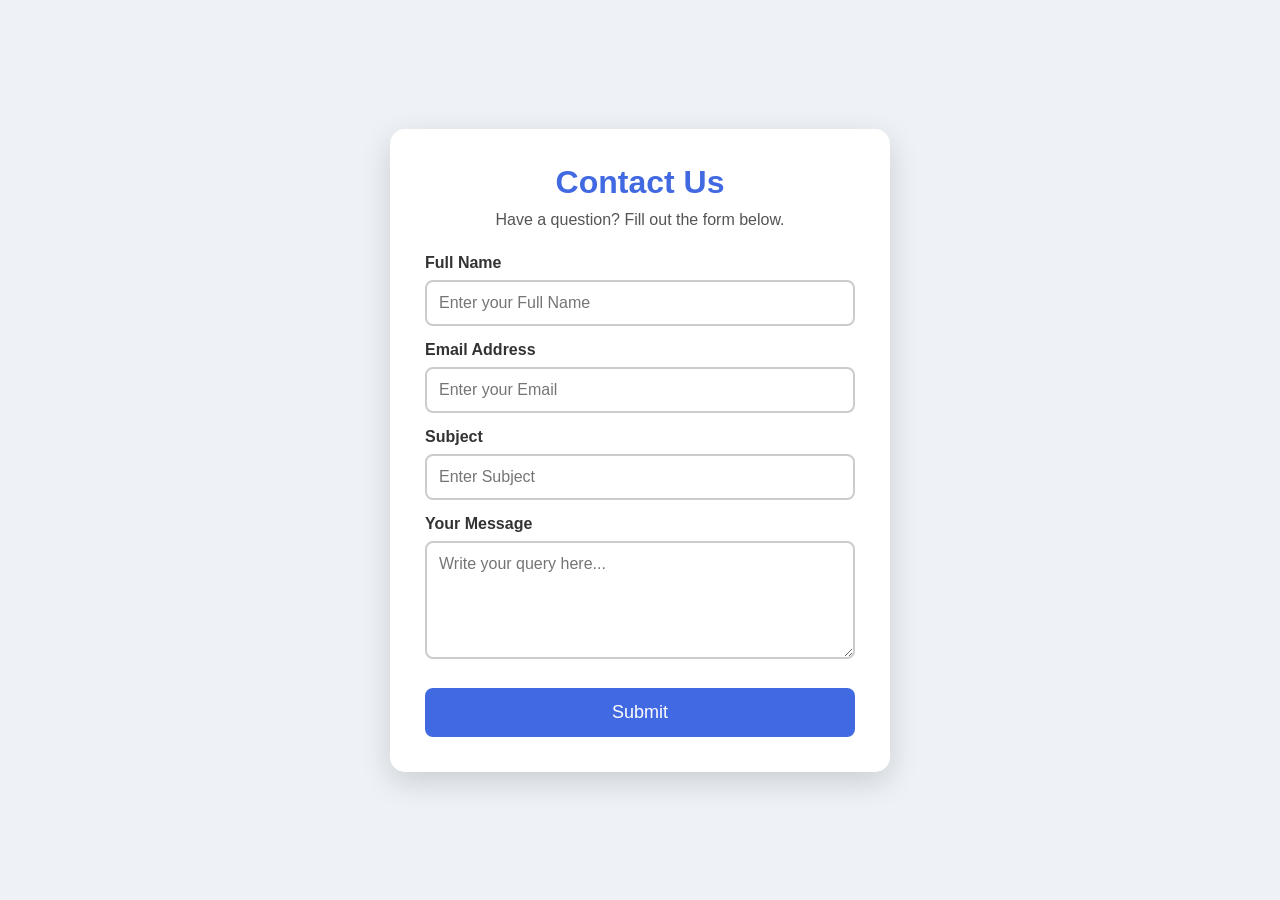
<file: 25ESKCX045/Day_1/Email_form/index.html>
<!DOCTYPE html>
<html lang="en">

<head>
    <meta charset="UTF-8">
    <meta name="viewport" content="width=device-width, initial-scale=1.0">
    <title>Contact Form</title>

    <link rel="stylesheet" href="style.css">
</head>

<body>

    <div class="container">

        <h1>Contact Us</h1>

        <p>Have a question? Fill out the form below.</p>

        <form>

            <label>Full Name</label>
            <input type="text" placeholder="Enter your Full Name" required>

            <label>Email Address</label>
            <input type="email" placeholder="Enter your Email" required>

            <label>Subject</label>
            <input type="text" placeholder="Enter Subject" required>

            <label>Your Message</label>
            <textarea rows="5" placeholder="Write your query here..." required></textarea>

            <button type="submit">Submit</button>

        </form>

    </div>

</body>

</html>
</file>
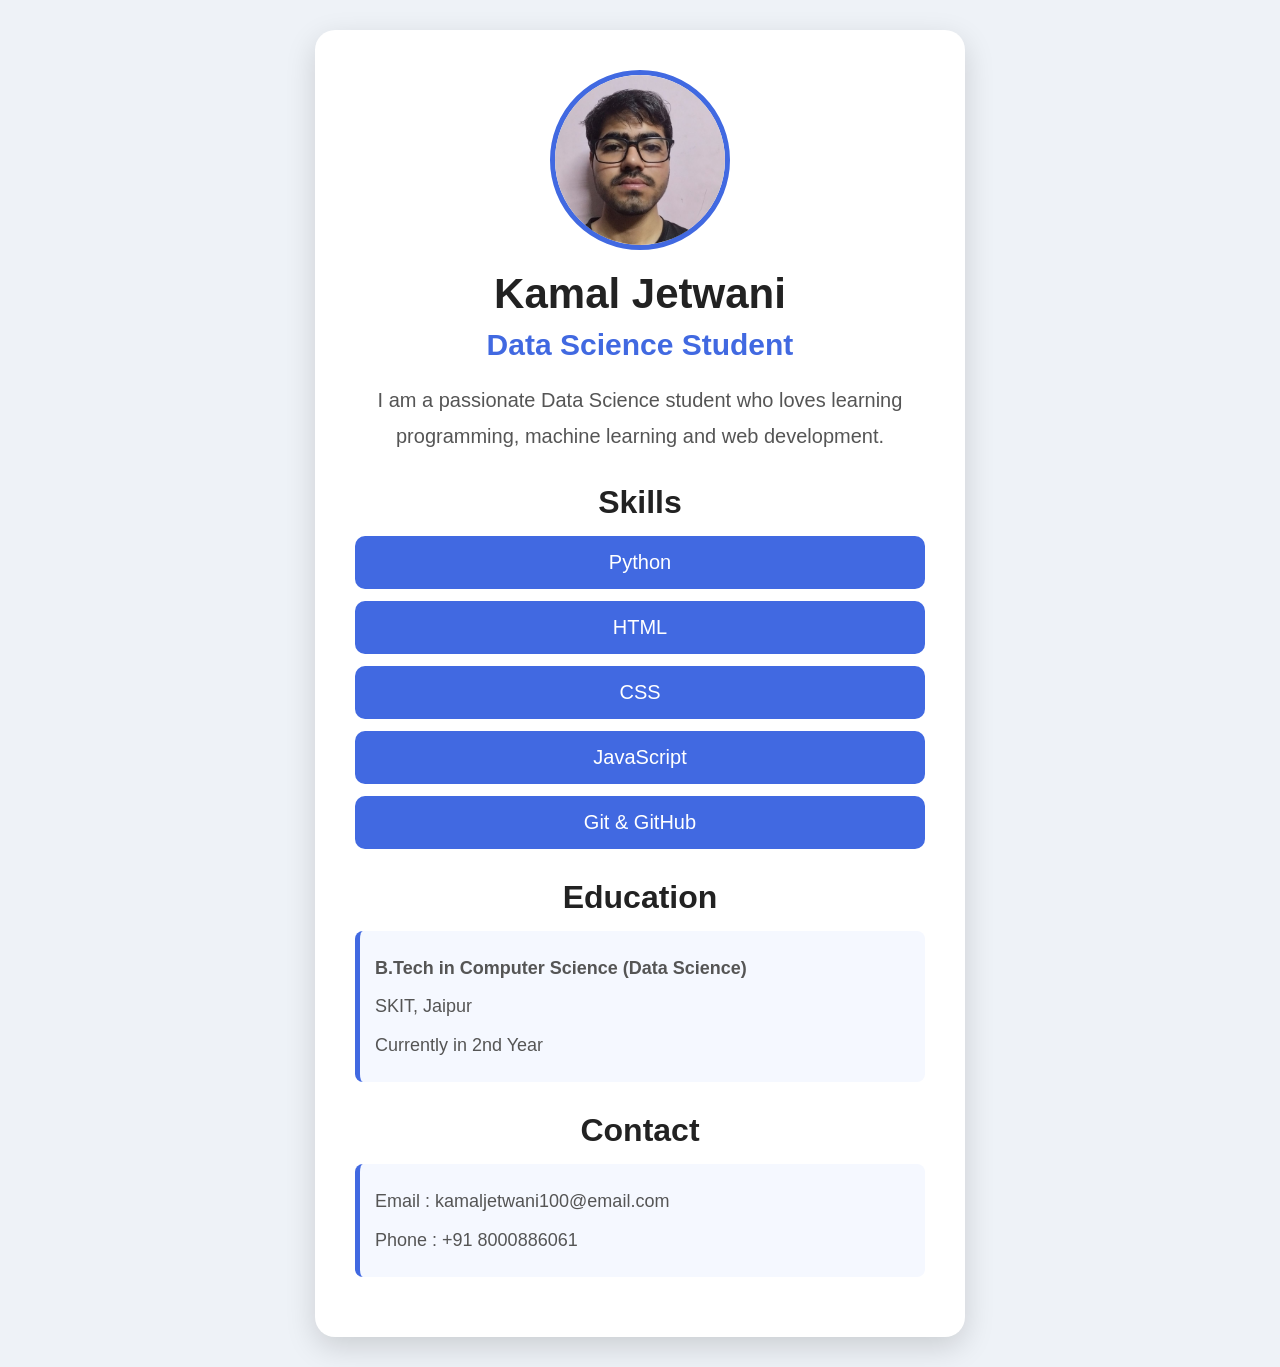
<file: 25ESKCX045/Day_1/Profile_page/index.html>
<!DOCTYPE html>
<html lang="en">
<head>
    <meta charset="UTF-8">
    <meta name="viewport" content="width=device-width, initial-scale=1.0">
    <title>Profile Page</title>

    <link rel="stylesheet" href="style.css">
</head>

<body>

<div class="card">

    <img src="photo.jpg" alt="Profile Photo">

    <h1>Kamal Jetwani</h1>

    <h3>Data Science Student</h3>

    <p>
        I am a passionate Data Science student who loves learning programming,
        machine learning and web development.
    </p>

    <h2>Skills</h2>

    <ul>
        <li>Python</li>
        <li>HTML</li>
        <li>CSS</li>
        <li>JavaScript</li>
        <li>Git & GitHub</li>
    </ul>

    <h2>Education</h2>

    <div class="education">
    <p><strong>B.Tech in Computer Science (Data Science)</strong></p>
    <p>SKIT, Jaipur</p>
    <p>Currently in 2nd Year</p>
    </div>


    <h2>Contact</h2>

    <div class="contact">
        <p>Email : kamaljetwani100@email.com</p>
        <p>Phone : +91 8000886061</p>
    </div>

</div>

</body>
</html>
</file>
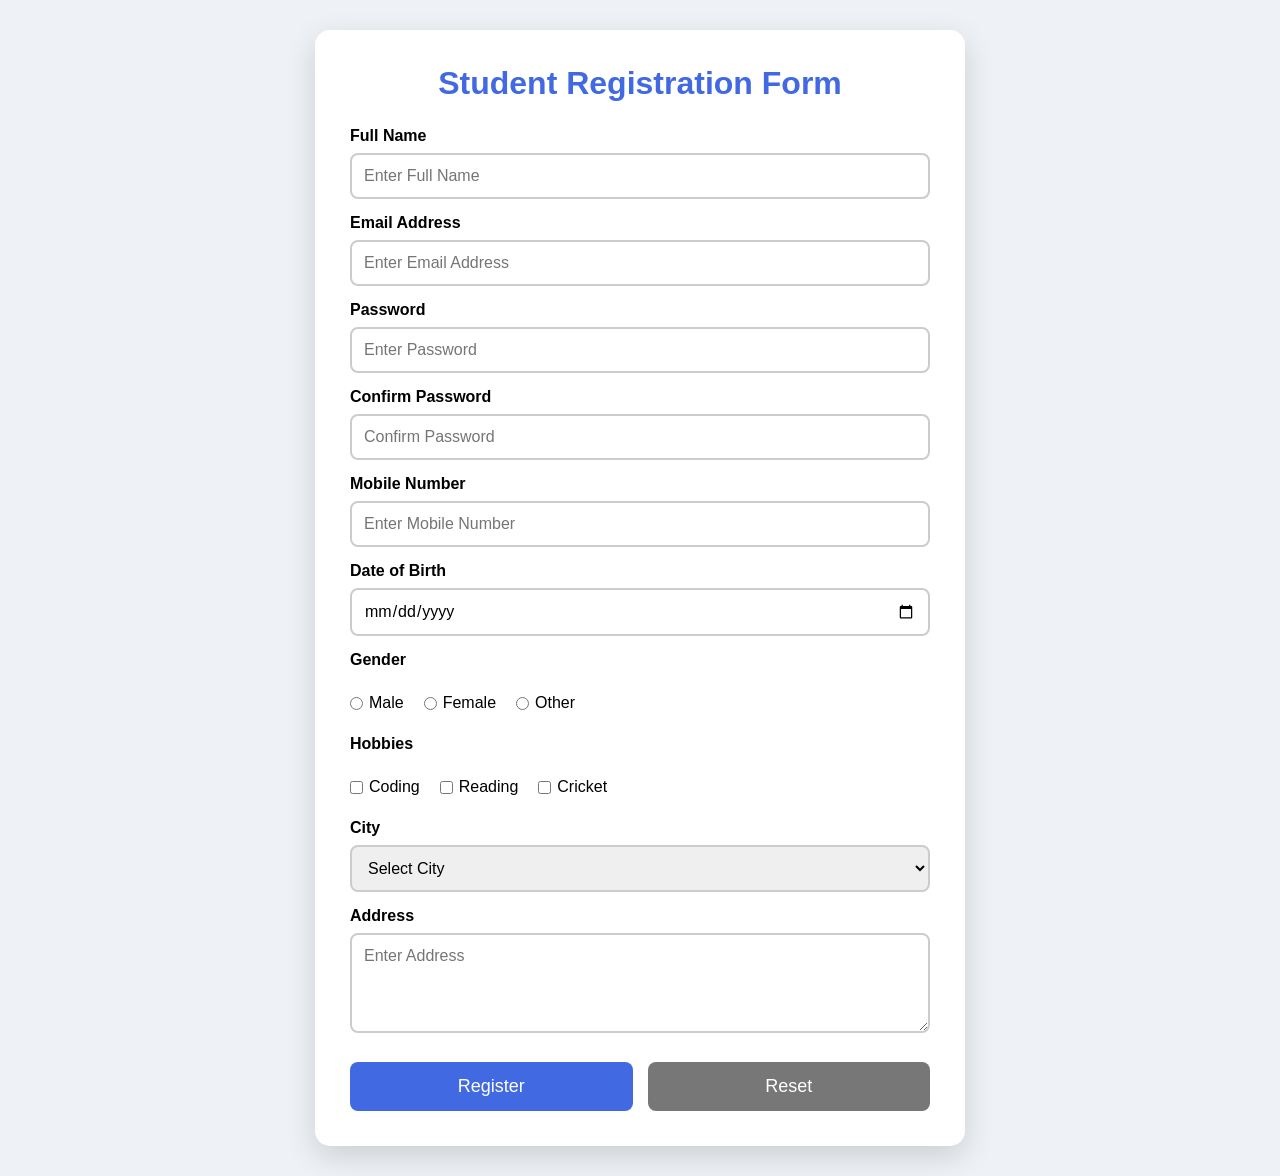
<file: 25ESKCX045/Day_2/Registration_form/index.html>
<!DOCTYPE html>
<html lang="en">

<head>
    <meta charset="UTF-8">
    <meta name="viewport" content="width=device-width, initial-scale=1.0">
    <title>Registration Form</title>

    <link rel="stylesheet" href="style.css">
</head>

<body>

<div class="container">

    <h1>Student Registration Form</h1>

    <form>

        <label>Full Name</label>
        <input type="text" placeholder="Enter Full Name" required>

        <label>Email Address</label>
        <input type="email" placeholder="Enter Email Address" required>

        <label>Password</label>
        <input type="password" placeholder="Enter Password" required>

        <label>Confirm Password</label>
        <input type="password" placeholder="Confirm Password" required>

        <label>Mobile Number</label>
        <input type="tel" placeholder="Enter Mobile Number" required>

        <label>Date of Birth</label>
        <input type="date" required>

        <label>Gender</label>

        <div class="radio-group">

            <label>
                <input type="radio" name="gender"> Male
            </label>

            <label>
                <input type="radio" name="gender"> Female
            </label>

            <label>
                <input type="radio" name="gender"> Other
            </label>

        </div>

        <label>Hobbies</label>

        <div class="checkbox-group">

            <label>
                <input type="checkbox"> Coding
            </label>

            <label>
                <input type="checkbox"> Reading
            </label>

            <label>
                <input type="checkbox"> Cricket
            </label>

        </div>

        <label>City</label>

        <select required>

            <option>Select City</option>

            <option>Jaipur</option>

            <option>Delhi</option>

            <option>Mumbai</option>

            <option>Ahmedabad</option>

            <option>Chandigarh</option>

        </select>

        <label>Address</label>

        <textarea rows="4" placeholder="Enter Address"></textarea>

        <div class="button-group">

            <button type="submit">Register</button>

            <button type="reset">Reset</button>

        </div>

    </form>

</div>

</body>

</html>
</file>
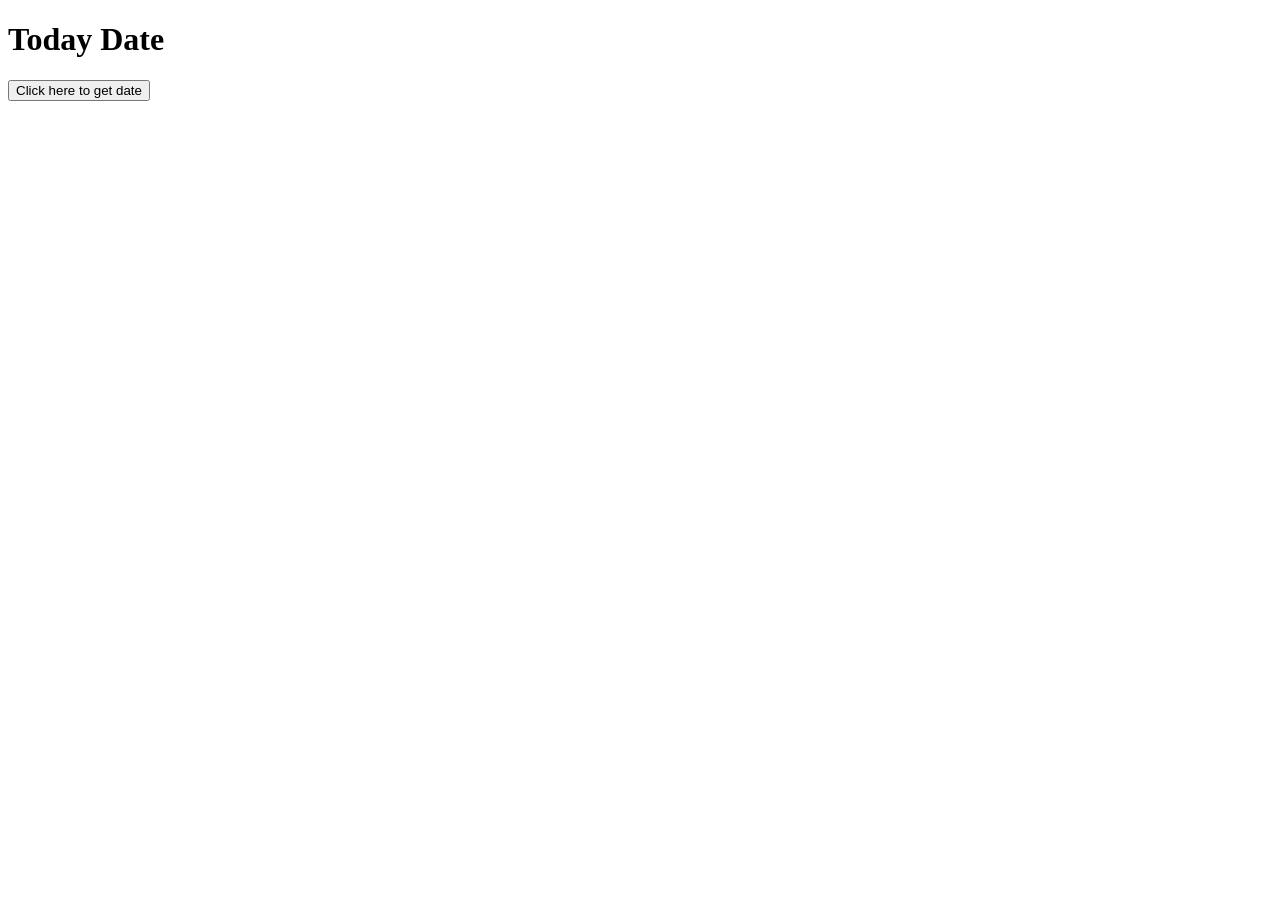
<file: 25ESKCX045/Day_3/my_first_js.html>
<!DOCTYPE html>
<html lang="en">

<head>
    <meta charset="UTF-8">
    <meta name="viewport" content="width=device-width, initial-scale=1.0">
    <title>document</title>

    
</head>

<body>
    <div>

        <h1>Today Date</h1>
        <button type="button" onclick="document.getElementById('demo').innerHTML=Date">
            Click here to get date

        </button>
        <div id="demo"></div>
    </div>

<script>
    function DisplayDate(){
        const Today = new Date();
        document.getElementById('demo').innerHTML = today.toDateString();

    }
</script>

</body>






</html>
</file>
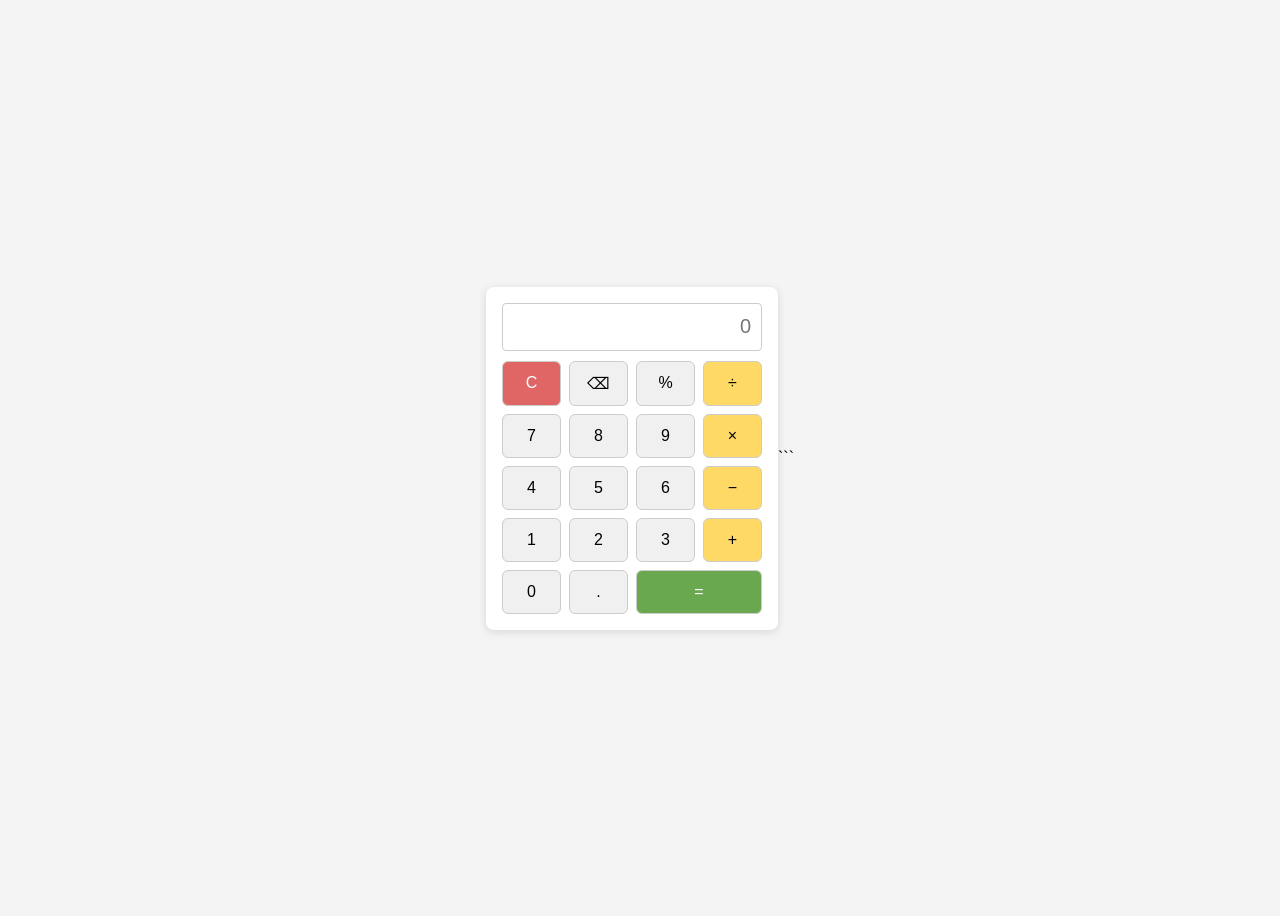
<file: 25ESKCX045/Day_3/simple_calculator.html>
<!DOCTYPE html>
<html lang="en">
<head>
    <meta charset="UTF-8">
    <meta name="viewport" content="width=device-width, initial-scale=1.0">
    <title>Simple Calculator</title>
    <style>
        body{display:flex;align-items:center;justify-content:center;height:100vh;font-family:Arial,Helvetica,sans-serif;background:#f4f4f4}
        .calc{background:#fff;padding:16px;border-radius:8px;box-shadow:0 2px 8px rgba(0,0,0,.12);width:260px}
        #display{width:100%;height:48px;font-size:20px;padding:6px 10px;margin-bottom:10px;box-sizing:border-box;text-align:right;border:1px solid #ccc;border-radius:4px}
        .keys{display:grid;grid-template-columns:repeat(4,1fr);gap:8px}
        button{padding:12px;font-size:16px;border-radius:6px;border:1px solid #ccc;background:#f0f0f0;cursor:pointer}
        button.op{background:#ffd966}
        button.equal{background:#6aa84f;color:#fff;grid-column:span 2}
        button.clear{background:#e06666;color:#fff}
    </style>
</head>
<body>
    <div class="calc">
        <input id="display" type="text" readonly placeholder="0">
        <div class="keys">
            <button class="clear" onclick="clearDisplay()">C</button>
            <button onclick="backspace()">⌫</button>
            <button onclick="append('%')">%</button>
            <button class="op" onclick="append('/')">÷</button>

            <button onclick="append('7')">7</button>
            <button onclick="append('8')">8</button>
            <button onclick="append('9')">9</button>
            <button class="op" onclick="append('*')">×</button>

            <button onclick="append('4')">4</button>
            <button onclick="append('5')">5</button>
            <button onclick="append('6')">6</button>
            <button class="op" onclick="append('-')">−</button>

            <button onclick="append('1')">1</button>
            <button onclick="append('2')">2</button>
            <button onclick="append('3')">3</button>
            <button class="op" onclick="append('+')">+</button>

            <button onclick="append('0')">0</button>
            <button onclick="append('.')">.</button>
            <button class="equal" onclick="calculate()">=</button>
        </div>
    </div>

    <script>
        // ...existing code...
        const display = document.getElementById('display');

        function append(val){
            if(display.value === '0' && val !== '.') display.value = val;
            else display.value += val;
        }

        function clearDisplay(){
            display.value = '';
        }

        function backspace(){
            display.value = display.value.slice(0, -1);
        }

        function calculate(){
            try{
                // replace percent with division by 100 for simple support
                let expr = display.value.replace(/%/g, '/100');
                // evaluate safely for basic arithmetic
                const result = Function('"use strict";return (' + expr + ')')();
                display.value = (result === undefined)? '' : String(result);
            }catch(e){
                display.value = 'Error';
                setTimeout(()=> display.value = '', 900);
            }
        }

        // optional: allow keyboard input for convenience
        document.addEventListener('keydown', (e)=>{
            const allowed = '0123456789+-*/.%';
            if(e.key === 'Enter') { e.preventDefault(); calculate(); }
            else if(e.key === 'Backspace'){ backspace(); }
            else if(e.key === 'Escape'){ clearDisplay(); }
            else if(allowed.includes(e.key)){ append(e.key); }
        });
        // ...existing code...
    </script>
</body>
</html>
```
</file>
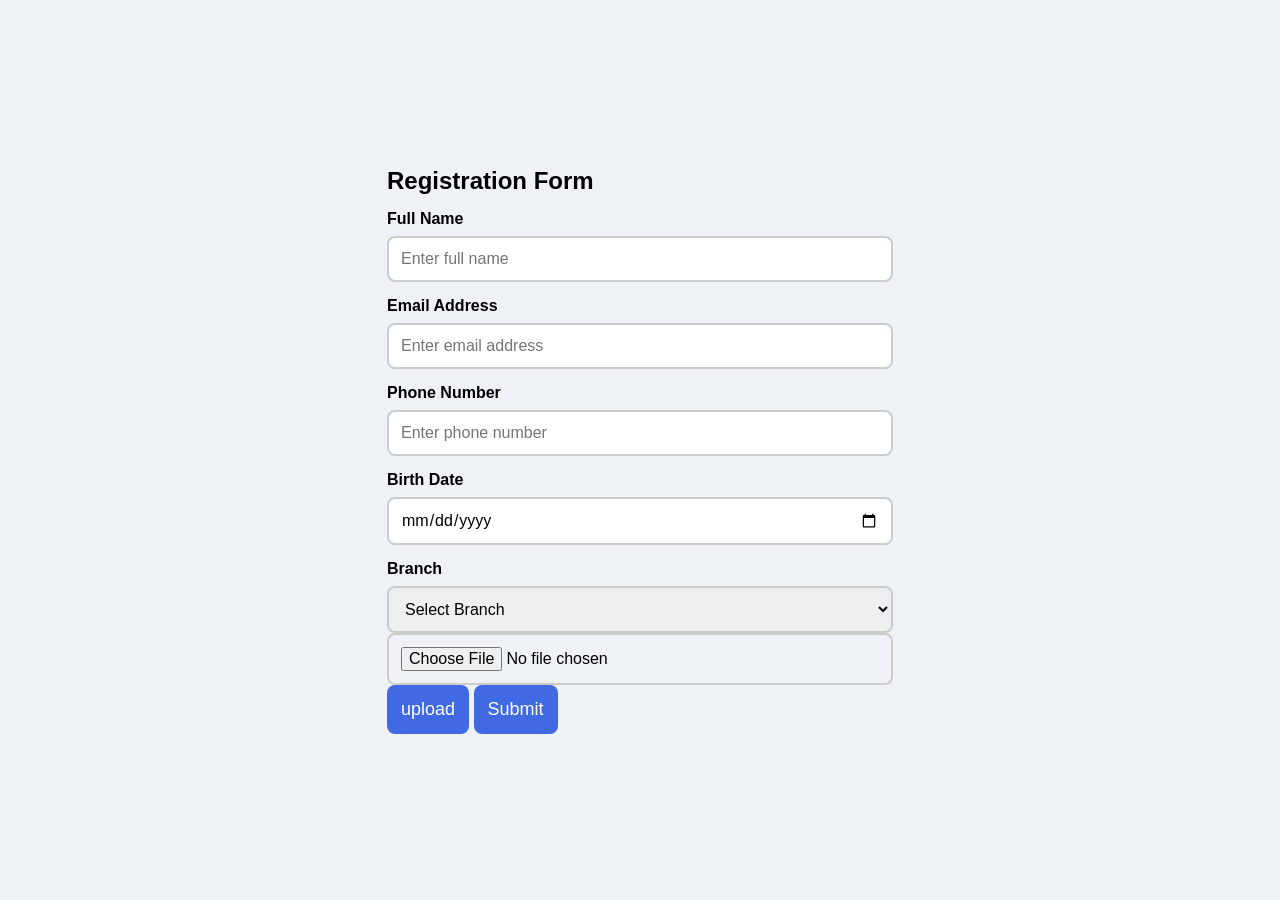
<file: 25ESKCX045/Day_7/Registration Form.html>
<!DOCTYPE html>
<!-- saved from url=(0181)file:///C:/Users/amitj/AppData/Local/Packages/5319275A.WhatsAppDesktop_cv1g1gvanyjgm/LocalState/sessions/33DBE82B80A6D69191345987FD6CD2B75A0B1DEB/transfers/2026-27/registration.html -->
<html lang="en"><head><meta http-equiv="Content-Type" content="text/html; charset=UTF-8">
    
    <meta name="viewport" content="width=device-width, initial-scale=1.0">
    <title>Registration Form</title>
    <link rel="stylesheet" href="style.css">
</head>
<body>

<div class="form-container">
    <h2>Registration Form</h2>
    <form action="registration.php" method="POST" class="form" enctype="multipart/form-data">
        <div class="form-group">
            <label for="name">Full Name</label>
            <input type="text" id="name" name="name" placeholder="Enter full name">
        </div>

        <div class="form-group">
            <label for="email">Email Address</label>
            <input type="email" id="email" name="email" placeholder="Enter email address">
        </div>

        <div class="form-row">
            <div class="form-group half-width">
                <label for="phone">Phone Number</label>
                <input type="tel" id="phone" name="phone" placeholder="Enter phone number">
            </div>
            <div class="form-group half-width">
                <label for="dob">Birth Date</label>
                <input type="date" id="dob" name="dob">
            </div>
            <div class="form-group">
                <label for="branch">Branch</label>
                <select id="branch" name="branch">
                    <option value="">Select Branch</option>
                    <option value="cs">Computer Science</option>
                    <option value="it">Information Technology</option>
                    <option value="me">Mechanical Engineering</option>
                </select>
            </div>
        </div>
        <input type="file" name="myfile" accept="image/*,application/pdf">
        <button type="submit">upload</button>


        

        

        <button type="submit">Submit</button>
    </form>
</div>


</body></html>
</file>
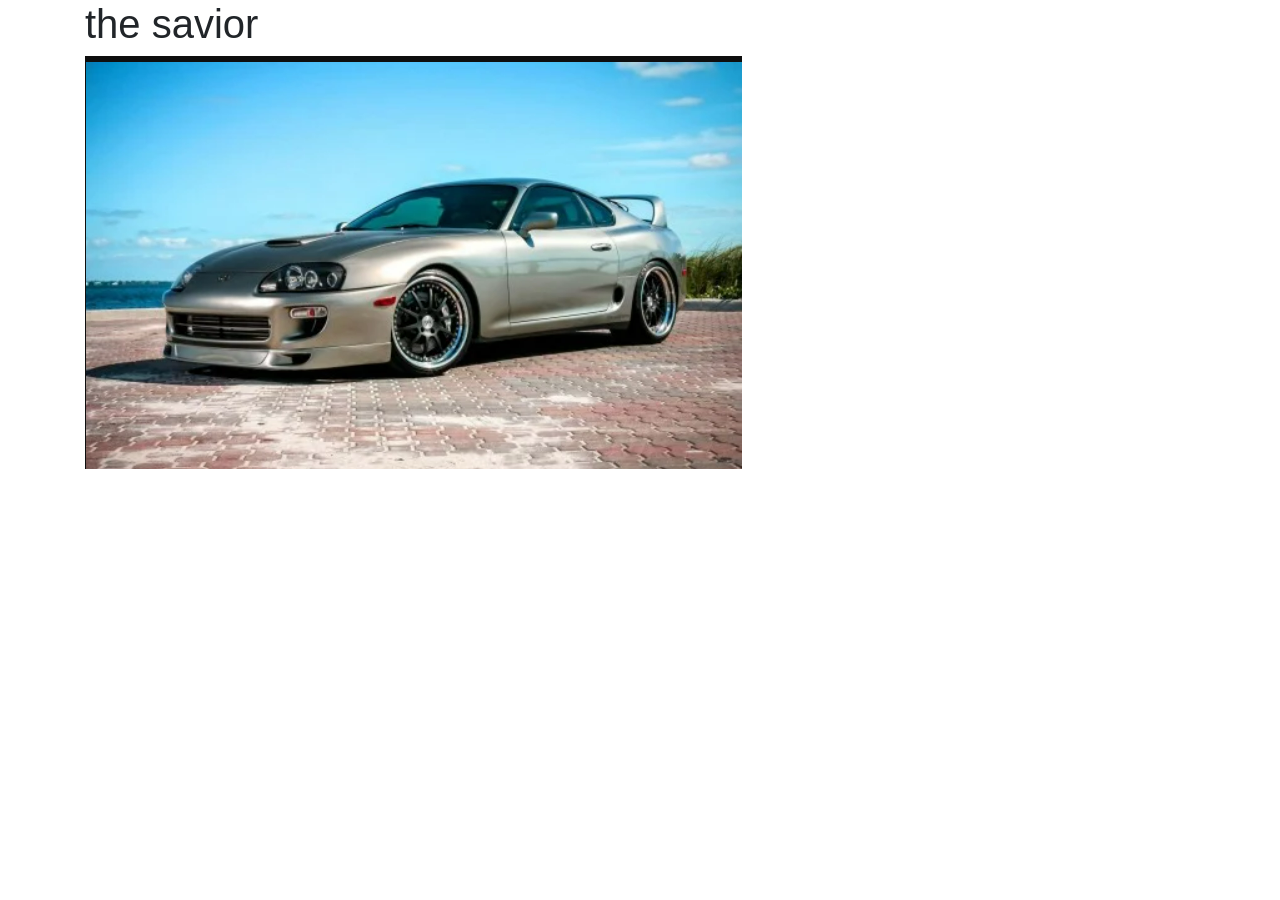
<file: 25ESKCX045/Day_6/web/bootstrap.html>
<!DOCTYPE html>
<html lang="en">

<head>
    <meta charset="UTF-8">
    <meta name="viewport" content="width=device-width, initial-scale=1.0">
    <title>Registration Form</title>

    <link rel="stylesheet" href="bootstrap.min.css">
</head>


<body>
    
    <div class="container">

        <div><h1> the savior </h1></div>
        <img src="photo.png" alt="gif">

    </div>


    <div class = "container-fluid"></div>
    

</body>
</file>
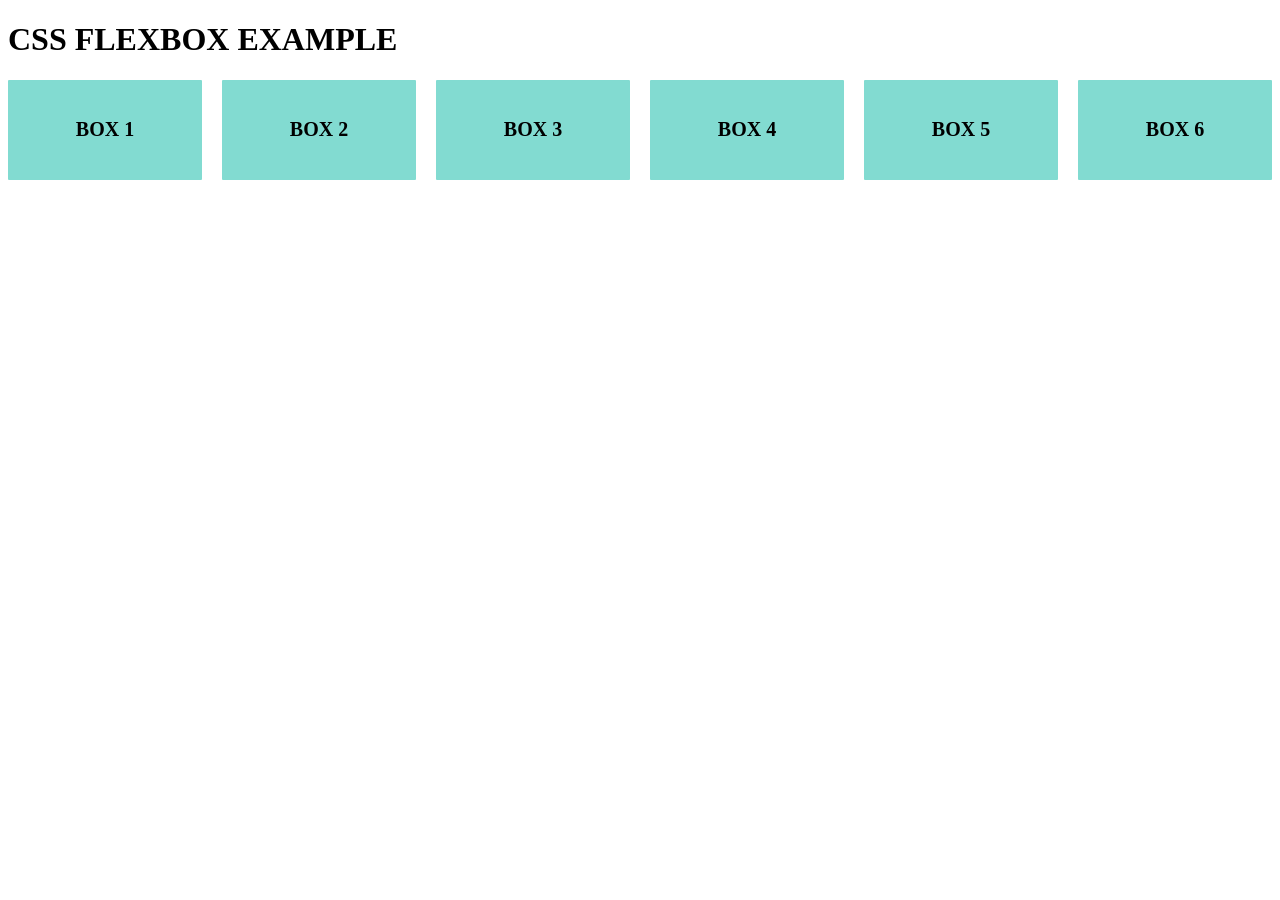
<file: 25ESKCX045/Day_6/web/flexdemo.html>
<!DOCTYPE html>
<html lang="en">

<head>
    <meta charset="UTF-8">
    <meta name="viewport" content="width=device-width, initial-scale=1.0">
    <title>Contact Form</title>

    <link rel="stylesheet" href="felxstyle.css">
</head>



    <body>
        
        <h1>CSS FLEXBOX EXAMPLE</h1>

        <div class = "container" >

            <div class = "box"> BOX 1</div>
            <div class = "box"> BOX 2</div>
            <div class = "box"> BOX 3</div>
            <div class = "box"> BOX 4</div>
            <div class = "box"> BOX 5</div>
            <div class = "box"> BOX 6</div>
        </div>




    </body>

</html>
</file>
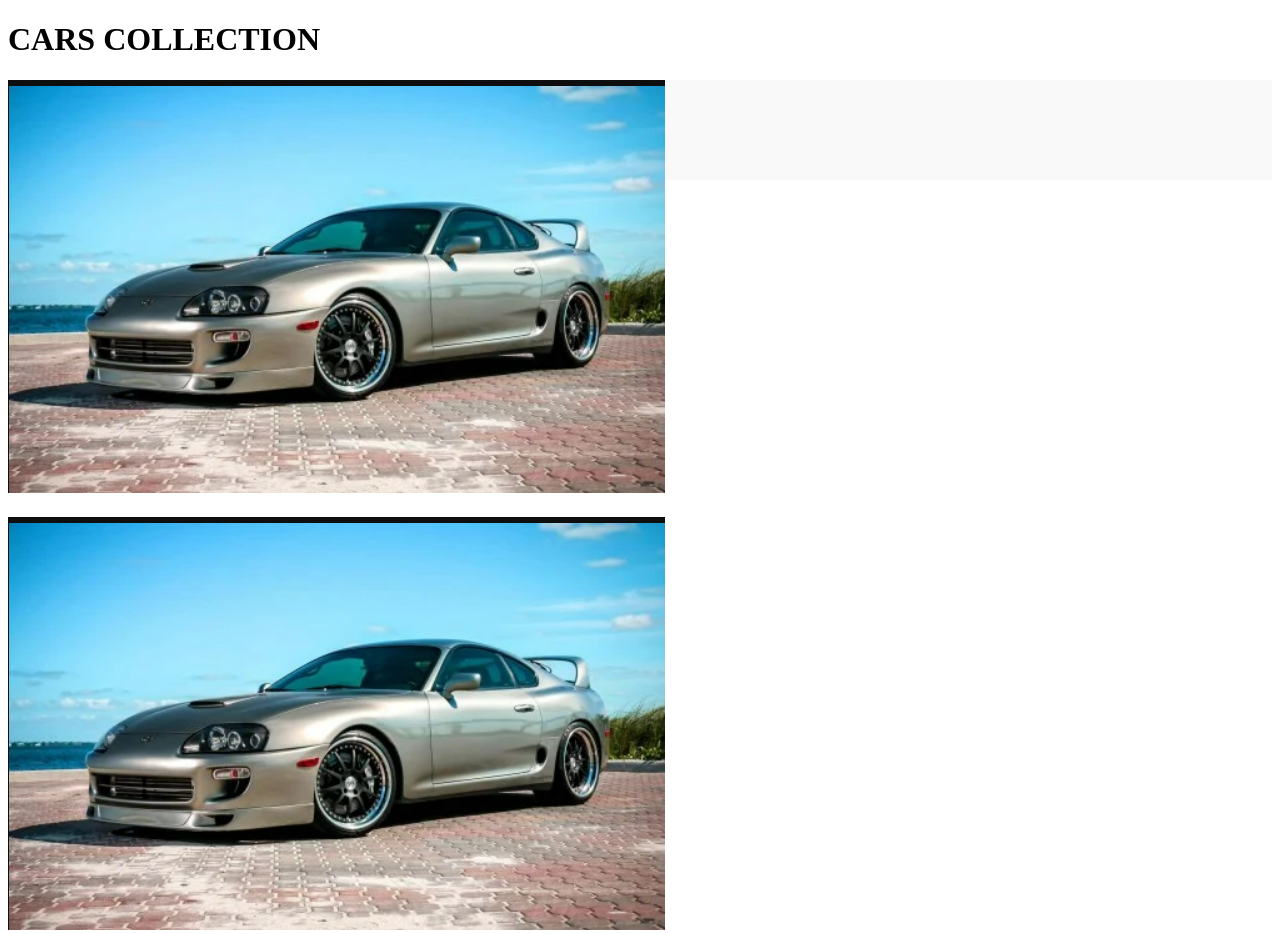
<file: 25ESKCX045/Day_6/web/my_cars.html>
<!DOCTYPE html>
<html lang="en">

<head>
    <meta charset="UTF-8">
    <meta name="viewport" content="width=device-width, initial-scale=1.0">
    <title>Contact Form</title>

    <link rel="stylesheet" href="my_cars.css">
</head>



    <body>
        
        <h1>CARS COLLECTION</h1>

        <div class = "container" >

            <div class = "img1"> <img src="photo.png" alt=""></div>
            <div class = "img2"> <img src="photo.png" alt=""></div>

            
        </div>




    </body>

</html>
</file>
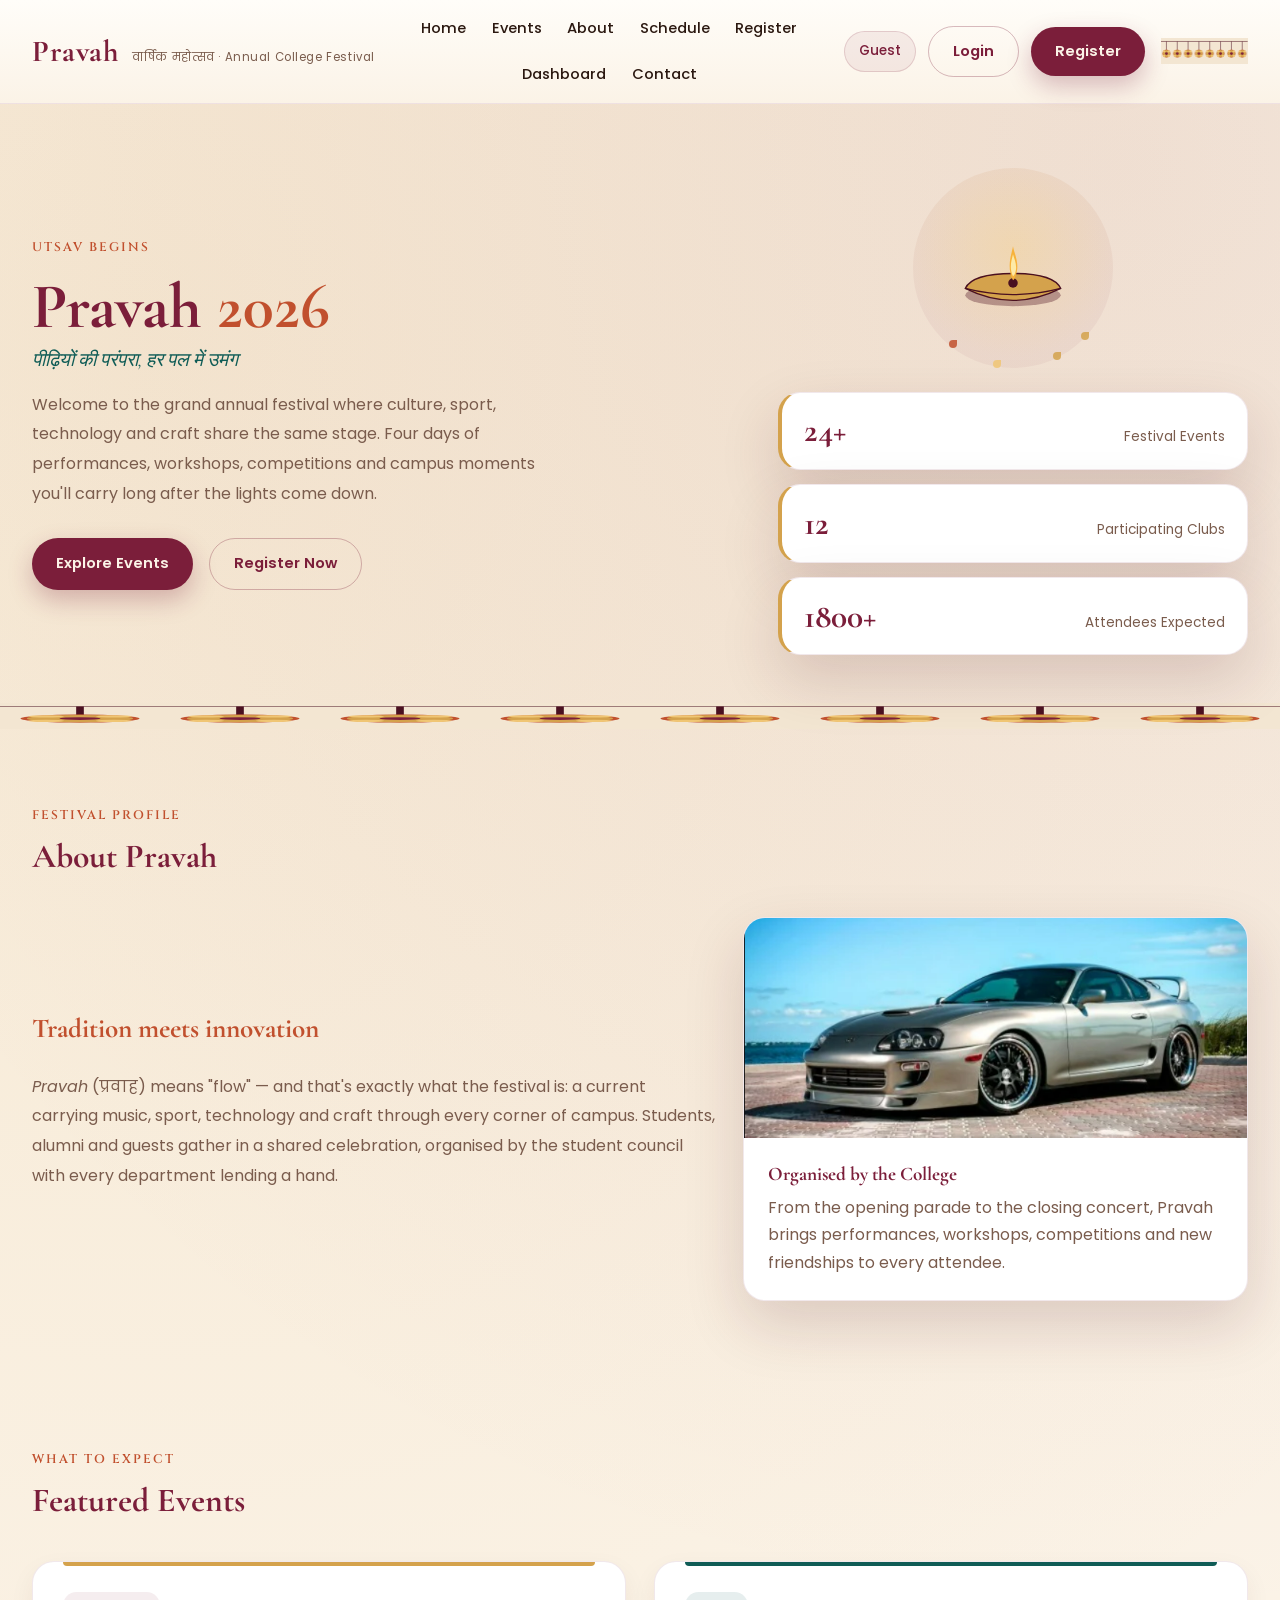
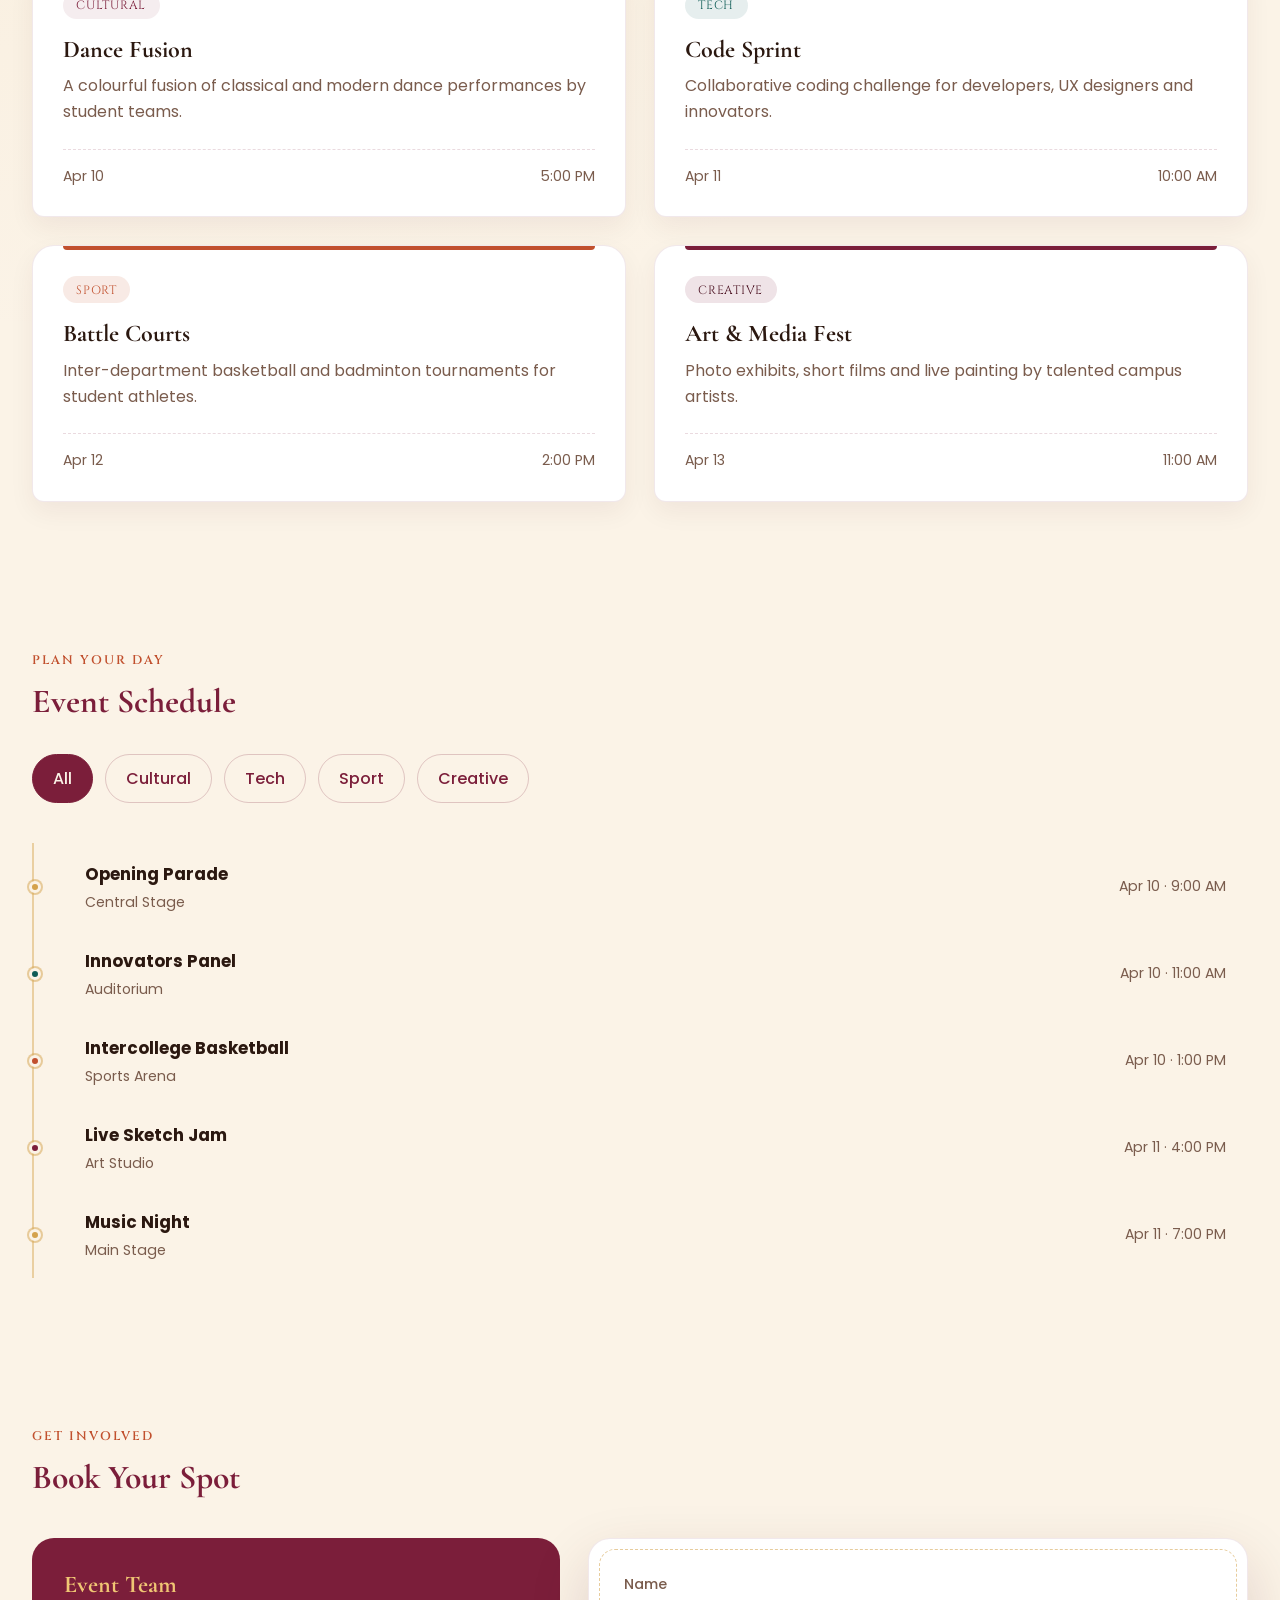
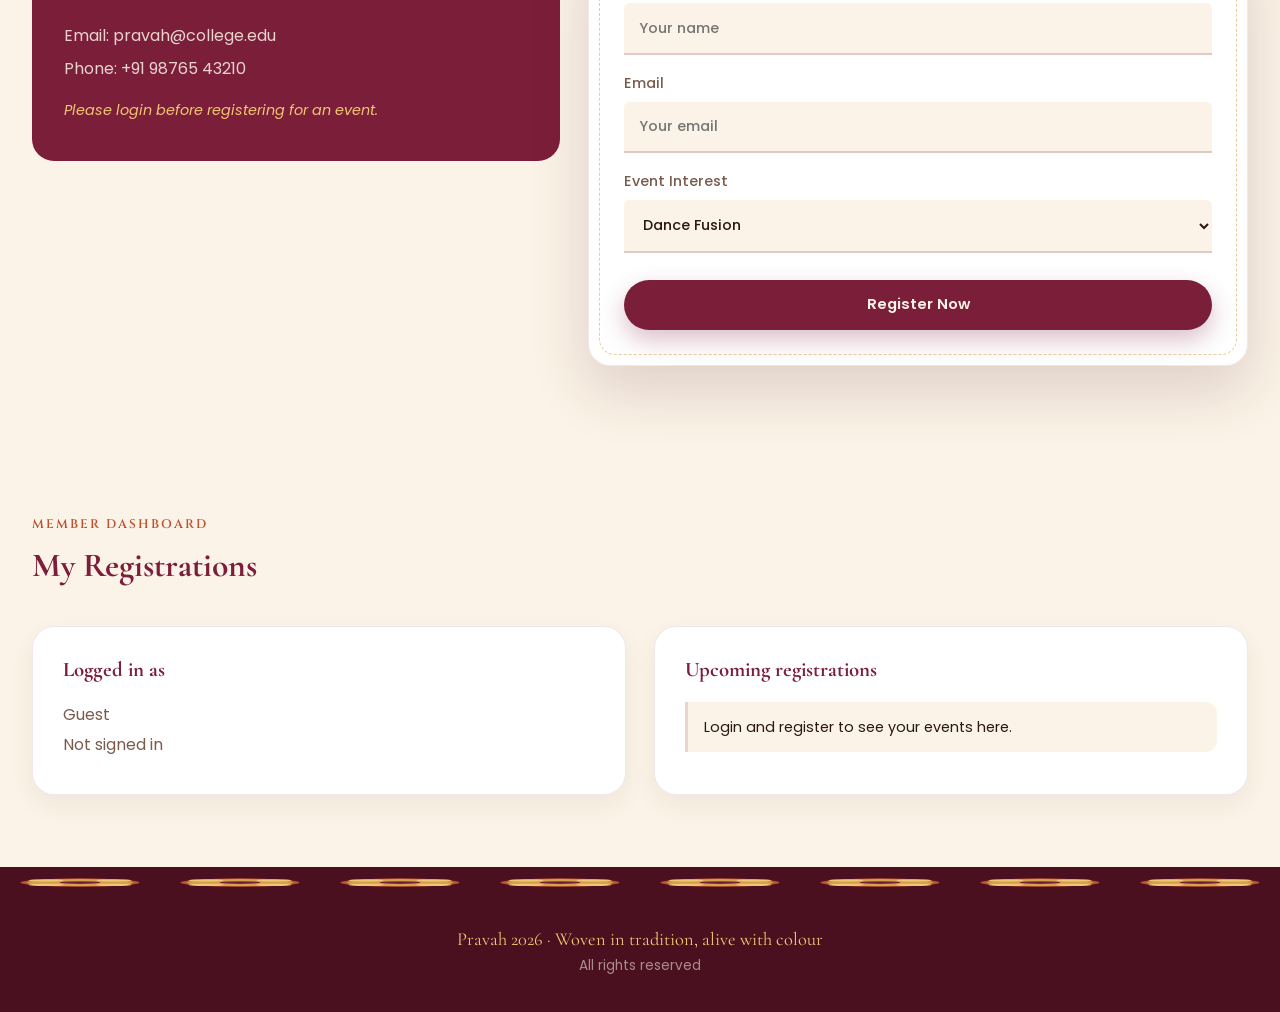
<file: 25ESKCX045/Day_6/web/pravah.html>
<!DOCTYPE html>
<html lang="en">
<head>
  <meta charset="UTF-8" />
  <meta name="viewport" content="width=device-width, initial-scale=1.0" />
  <title>Pravah 2026 | College Annual Festival</title>
  <link rel="preconnect" href="https://fonts.googleapis.com" />
  <link href="https://fonts.googleapis.com/css2?family=Cormorant+Garamond:ital,wght@0,500;0,600;0,700;1,600&family=Cinzel:wght@500;600&family=Poppins:wght@300;400;500;600&display=swap" rel="stylesheet" />
  <link rel="stylesheet" href="pravah.css" />
</head>
<body>

  <!-- Marigold garland motif, reused as a decorative divider throughout -->
  <template id="toranTemplate">
    <svg class="toran" viewBox="0 0 100 30" preserveAspectRatio="none" aria-hidden="true">
      <defs>
        <pattern id="marigoldPattern" width="12.5" height="30" patternUnits="userSpaceOnUse">
          <line x1="0" y1="4" x2="12.5" y2="4" stroke="var(--maroon-dark)" stroke-width="0.6" />
          <line x1="6.25" y1="4" x2="6.25" y2="15" stroke="var(--maroon-dark)" stroke-width="0.6" />
          <circle cx="6.25" cy="18" r="4.4" fill="var(--gold)" />
          <circle cx="6.25" cy="18" r="4.4" fill="none" stroke="var(--terracotta)" stroke-width="0.5" />
          <circle cx="3.6" cy="15.4" r="1.4" fill="var(--gold-light)" />
          <circle cx="8.9" cy="15.4" r="1.4" fill="var(--gold-light)" />
          <circle cx="3.6" cy="20.6" r="1.4" fill="var(--gold-light)" />
          <circle cx="8.9" cy="20.6" r="1.4" fill="var(--gold-light)" />
          <circle cx="6.25" cy="18" r="1.6" fill="var(--maroon)" />
        </pattern>
      </defs>
      <rect width="100" height="30" fill="url(#marigoldPattern)" />
    </svg>
  </template>

  <header class="topbar">
    <div class="brand">
      <div class="logo">Pravah</div>
      <span class="brand-sub">वार्षिक महोत्सव · Annual College Festival</span>
    </div>

    <nav class="nav-links" id="navLinks">
      <a href="#home">Home</a>
      <a href="#events">Events</a>
      <a href="#profile">About</a>
      <a href="#schedule">Schedule</a>
      <a href="#registration">Register</a>
      <a href="#dashboard">Dashboard</a>
      <a href="#contact">Contact</a>
    </nav>

    <div class="auth-actions">
      <span class="user-chip" id="userChip">Guest</span>
      <button class="button secondary auth-open" data-open="login">Login</button>
      <button class="button primary auth-open" data-open="register">Register</button>
      <button class="button secondary" id="logoutBtn" style="display: none;">Logout</button>
    </div>

    <button class="menu-btn" id="menuBtn">Menu</button>
    <div class="toran-slot" data-toran></div>
  </header>

  <div class="auth-modal" id="authModal">
    <div class="modal-panel">
      <button class="close-modal" id="closeModal" aria-label="Close">×</button>
      <div class="modal-tabs">
        <button type="button" class="tab-btn active" data-form="loginForm">Login</button>
        <button type="button" class="tab-btn" data-form="registerForm">Register</button>
      </div>
      <div class="auth-forms">
        <form class="auth-form active" id="loginForm">
          <h3>Welcome back</h3>
          <p class="form-sub">Sign in to continue your Pravah journey.</p>
          <label>
            Email
            <input type="email" id="loginEmail" placeholder="you@example.com" required />
          </label>
          <label>
            Password
            <input type="password" id="loginPassword" placeholder="Enter password" required />
          </label>
          <button type="submit" class="button primary">Login</button>
        </form>
        <form class="auth-form hidden" id="registerForm">
          <h3>Join the celebration</h3>
          <p class="form-sub">Create your account to register for events.</p>
          <label>
            Full Name
            <input type="text" id="registerName" placeholder="Your name" required />
          </label>
          <label>
            Email
            <input type="email" id="registerEmail" placeholder="you@example.com" required />
          </label>
          <label>
            Password
            <input type="password" id="registerPassword" placeholder="Choose a password" required />
          </label>
          <button type="submit" class="button primary">Register</button>
        </form>
      </div>
    </div>
  </div>

  <section class="hero" id="home">
    <div class="hero-content">
      <p class="eyebrow">Utsav Begins</p>
      <h1>Pravah <span>2026</span></h1>
      <p class="hero-devanagari">पीढ़ियों की परंपरा, हर पल में उमंग</p>
      <p class="hero-text">Welcome to the grand annual festival where culture, sport, technology and craft share the same stage. Four days of performances, workshops, competitions and campus moments you'll carry long after the lights come down.</p>
      <div class="hero-actions">
        <a href="#events" class="button primary">Explore Events</a>
        <a href="#registration" class="button secondary">Register Now</a>
      </div>
    </div>

    <div class="hero-visual">
      <div class="diya-frame">
        <svg class="diya-art" viewBox="0 0 220 220" aria-hidden="true">
          <ellipse cx="110" cy="150" rx="70" ry="16" fill="var(--maroon-dark)" opacity="0.35" />
          <path d="M40 140 Q110 175 180 140 Q170 118 110 118 Q50 118 40 140 Z" fill="var(--gold)" stroke="var(--maroon-dark)" stroke-width="2" />
          <path d="M40 140 Q110 158 180 140" fill="none" stroke="var(--maroon-dark)" stroke-width="2" />
          <circle cx="110" cy="132" r="7" fill="var(--maroon-dark)" />
          <g class="flame">
            <path d="M110 128 C100 108 108 90 110 78 C112 90 122 106 112 126 C111.4 126.9 110.6 126.9 110 128 Z" fill="var(--flame-outer)" />
            <path d="M110 122 C104 110 108 98 110 90 C112 98 118 108 112 120 Z" fill="var(--flame-inner)" />
          </g>
        </svg>
        <span class="petal petal-1"></span>
        <span class="petal petal-2"></span>
        <span class="petal petal-3"></span>
        <span class="petal petal-4"></span>
      </div>
      <div class="hero-card">
        <div class="stat-card">
          <h2>24+</h2>
          <p>Festival Events</p>
        </div>
        <div class="stat-card">
          <h2>12</h2>
          <p>Participating Clubs</p>
        </div>
        <div class="stat-card">
          <h2>1800+</h2>
          <p>Attendees Expected</p>
        </div>
      </div>
    </div>
  </section>

  <div class="toran-slot" data-toran></div>

  <section class="section intro" id="profile">
    <div class="section-heading">
      <span class="eyebrow">Festival Profile</span>
      <h2>About Pravah</h2>
    </div>
    <div class="intro-grid">
      <div class="intro-copy">
        <h3>Tradition meets innovation</h3>
        <p><em>Pravah</em> (प्रवाह) means "flow" — and that's exactly what the festival is: a current carrying music, sport, technology and craft through every corner of campus. Students, alumni and guests gather in a shared celebration, organised by the student council with every department lending a hand.</p>
      </div>
      <div class="profile-card">
        <img src="photo.png" alt="Students celebrating at a college festival" />
        <div class="profile-caption">
          <h4>Organised by the College</h4>
          <p>From the opening parade to the closing concert, Pravah brings performances, workshops, competitions and new friendships to every attendee.</p>
        </div>
      </div>
    </div>
  </section>

  <section class="section events" id="events">
    <div class="section-heading">
      <span class="eyebrow">What to Expect</span>
      <h2>Featured Events</h2>
    </div>
    <div class="event-grid">
      <article class="event-card" data-tag="Cultural">
        <div class="event-tag">Cultural</div>
        <h3>Dance Fusion</h3>
        <p>A colourful fusion of classical and modern dance performances by student teams.</p>
        <div class="event-meta">
          <span>Apr 10</span>
          <span>5:00 PM</span>
        </div>
      </article>
      <article class="event-card" data-tag="Tech">
        <div class="event-tag">Tech</div>
        <h3>Code Sprint</h3>
        <p>Collaborative coding challenge for developers, UX designers and innovators.</p>
        <div class="event-meta">
          <span>Apr 11</span>
          <span>10:00 AM</span>
        </div>
      </article>
      <article class="event-card" data-tag="Sport">
        <div class="event-tag">Sport</div>
        <h3>Battle Courts</h3>
        <p>Inter-department basketball and badminton tournaments for student athletes.</p>
        <div class="event-meta">
          <span>Apr 12</span>
          <span>2:00 PM</span>
        </div>
      </article>
      <article class="event-card" data-tag="Creative">
        <div class="event-tag">Creative</div>
        <h3>Art &amp; Media Fest</h3>
        <p>Photo exhibits, short films and live painting by talented campus artists.</p>
        <div class="event-meta">
          <span>Apr 13</span>
          <span>11:00 AM</span>
        </div>
      </article>
    </div>
  </section>

  <section class="section schedule" id="schedule">
    <div class="section-heading">
      <span class="eyebrow">Plan Your Day</span>
      <h2>Event Schedule</h2>
    </div>
    <div class="schedule-filters">
      <button class="filter-btn active" data-category="all">All</button>
      <button class="filter-btn" data-category="Cultural">Cultural</button>
      <button class="filter-btn" data-category="Tech">Tech</button>
      <button class="filter-btn" data-category="Sport">Sport</button>
      <button class="filter-btn" data-category="Creative">Creative</button>
    </div>
    <div class="schedule-list" id="scheduleList">
      <div class="schedule-item" data-category="Cultural">
        <span class="schedule-dot"></span>
        <div class="schedule-info">
          <h4>Opening Parade</h4>
          <p>Central Stage</p>
        </div>
        <span class="schedule-time">Apr 10 · 9:00 AM</span>
      </div>
      <div class="schedule-item" data-category="Tech">
        <span class="schedule-dot"></span>
        <div class="schedule-info">
          <h4>Innovators Panel</h4>
          <p>Auditorium</p>
        </div>
        <span class="schedule-time">Apr 10 · 11:00 AM</span>
      </div>
      <div class="schedule-item" data-category="Sport">
        <span class="schedule-dot"></span>
        <div class="schedule-info">
          <h4>Intercollege Basketball</h4>
          <p>Sports Arena</p>
        </div>
        <span class="schedule-time">Apr 10 · 1:00 PM</span>
      </div>
      <div class="schedule-item" data-category="Creative">
        <span class="schedule-dot"></span>
        <div class="schedule-info">
          <h4>Live Sketch Jam</h4>
          <p>Art Studio</p>
        </div>
        <span class="schedule-time">Apr 11 · 4:00 PM</span>
      </div>
      <div class="schedule-item" data-category="Cultural">
        <span class="schedule-dot"></span>
        <div class="schedule-info">
          <h4>Music Night</h4>
          <p>Main Stage</p>
        </div>
        <span class="schedule-time">Apr 11 · 7:00 PM</span>
      </div>
    </div>
  </section>

  <section class="section registration" id="registration">
    <div class="section-heading">
      <span class="eyebrow">Get Involved</span>
      <h2>Book Your Spot</h2>
    </div>
    <div class="contact-grid">
      <div class="registration-info">
        <h3>Event Team</h3>
        <p>Email: pravah@college.edu</p>
        <p>Phone: +91 98765 43210</p>
        <p class="note">Please login before registering for an event.</p>
      </div>
      <form class="contact-form invite-card" id="registrationForm">
        <label>
          Name
          <input type="text" id="nameInput" placeholder="Your name" required />
        </label>
        <label>
          Email
          <input type="email" id="emailInput" placeholder="Your email" required />
        </label>
        <label>
          Event Interest
          <select id="eventSelect">
            <option>Dance Fusion</option>
            <option>Code Sprint</option>
            <option>Battle Courts</option>
            <option>Art &amp; Media Fest</option>
          </select>
        </label>
        <button type="submit" class="button primary">Register Now</button>
      </form>
    </div>
  </section>

  <section class="section dashboard" id="dashboard">
    <div class="section-heading">
      <span class="eyebrow">Member Dashboard</span>
      <h2>My Registrations</h2>
    </div>
    <div class="dashboard-panel">
      <div class="dashboard-card">
        <h3>Logged in as</h3>
        <p id="dashboardName">Guest</p>
        <p id="dashboardEmail">Not signed in</p>
      </div>
      <div class="dashboard-card">
        <h3>Upcoming registrations</h3>
        <ul class="registration-list" id="registrationList">
          <li class="empty-state">Login and register to see your events here.</li>
        </ul>
      </div>
    </div>
  </section>

  <div class="toran-slot toran-slot-footer" data-toran></div>

  <footer class="footer" id="contact">
    <p class="footer-line">Pravah 2026 · Woven in tradition, alive with colour</p>
    <p class="footer-rights">All rights reserved</p>
  </footer>

  <script src="pravah.js"></script>
</body>
</html>
</file>
<file: 25ESKCX045/Day_1/Email_form/style.css>
*{
    margin:0;
    padding:0;
    box-sizing:border-box;
    font-family:Arial, Helvetica, sans-serif;
}

body{
    background:#eef2f7;
    display:flex;
    justify-content:center;
    align-items:center;
    min-height:100vh;
    padding:20px;
}

.container{
    width:100%;
    max-width:500px;
    background:white;
    padding:35px;
    border-radius:15px;
    box-shadow:0 10px 30px rgba(0,0,0,.15);
}

h1{
    text-align:center;
    color:royalblue;
    margin-bottom:10px;
}

p{
    text-align:center;
    color:#555;
    margin-bottom:25px;
}

label{
    display:block;
    margin-bottom:8px;
    margin-top:15px;
    font-weight:bold;
    color:#333;
}

input,
textarea{
    width:100%;
    padding:12px;
    border:2px solid #ccc;
    border-radius:8px;
    font-size:16px;
    outline:none;
    transition:.3s;
}

input:focus,
textarea:focus{
    border-color:royalblue;
}

textarea{
    resize:vertical;
}

button{
    width:100%;
    margin-top:25px;
    padding:14px;
    background:royalblue;
    color:white;
    border:none;
    border-radius:8px;
    font-size:18px;
    cursor:pointer;
    transition:.3s;
}

button:hover{
    background:#1e40af;
    transform:translateY(-2px);
}

@media(max-width:768px){

.container{
    padding:25px;
}

h1{
    font-size:28px;
}

}
</file>
<file: 25ESKCX045/Day_1/Profile_page/style.css>
* {
    margin: 0;
    padding: 0;
    box-sizing: border-box;
    font-family: Arial, Helvetica, sans-serif;
}

body {
    background: #eef2f7;
    display: flex;
    justify-content: center;
    align-items: center;
    min-height: 100vh;
    padding: 30px;
}

.card {
    width: 100%;
    max-width: 650px;
    background: #fff;
    padding: 40px;
    border-radius: 20px;
    box-shadow: 0 10px 30px rgba(0, 0, 0, .15);
}

img {
    width: 180px;
    height: 180px;
    object-fit: cover;
    display: block;
    margin: 0 auto 20px;
    border-radius: 50%;
    border: 5px solid royalblue;
}

h1 {
    text-align: center;
    font-size: 42px;
    color: #222;
    margin-bottom: 10px;
}

h3 {
    text-align: center;
    color: royalblue;
    margin-bottom: 20px;
    font-size: 30px;
}

p {
    text-align: center;
    color: #555;
    line-height: 1.8;
    font-size: 20px;
    margin-bottom: 15px;
}

h2 {
    text-align: center;
    margin: 30px 0 15px;
    font-size: 32px;
    color: #222;
}

ul {
    list-style: none;
}

li {
    background: royalblue;
    color: white;
    padding: 15px;
    margin: 12px 0;
    border-radius: 10px;
    text-align: center;
    font-size: 20px;
    transition: .3s;
}

li:hover {
    background: #1e40af;
    transform: translateY(-3px);
    box-shadow: 0 5px 12px rgba(0, 0, 0, .2);
}

.contact p {
    font-size: 22px;
}

@media(max-width:768px) {

    body {
        padding: 15px;
    }

    .card {
        padding: 25px;
    }

    img {
        width: 140px;
        height: 140px;
    }

    h1 {
        text-align: center;
        font-size: 38px;
        color: #222;
        margin-bottom: 10px;
    }

    h2 {
        font-size: 28px;
    }

    h3 {
        text-align: center;
        color: royalblue;
        margin-bottom: 20px;
        font-size: 24px;
    }

    p,
    .contact p,
    li {
        font-size: 18px;
    }

}


.education {
    background: #f5f8ff;
    border-left: 5px solid royalblue;
    padding: 15px;
    border-radius: 8px;
    margin-bottom: 20px;
}

.education p {
    text-align: left;
    margin: 6px 0;
    font-size: 18px;
}

.contact {
    background: #f5f8ff;
    border-left: 5px solid royalblue;
    padding: 15px;
    border-radius: 8px;
    margin-bottom: 20px;
}

.contact p {
    text-align: left;
    margin: 6px 0;
    font-size: 18px;
}
</file>
<file: 25ESKCX045/Day_2/Registration_form/style.css>
*{
    margin:0;
    padding:0;
    box-sizing:border-box;
    font-family:Arial, Helvetica, sans-serif;
}

body{

    background:#eef2f7;

    display:flex;

    justify-content:center;

    align-items:center;

    min-height:100vh;

    padding:30px;
}

.container{

    width:100%;

    max-width:650px;

    background:white;

    padding:35px;

    border-radius:15px;

    box-shadow:0 10px 30px rgba(0,0,0,.15);
}

h1{

    text-align:center;

    color:royalblue;

    margin-bottom:25px;
}

label{

    display:block;

    margin-top:15px;

    margin-bottom:8px;

    font-weight:bold;
}

input,
select,
textarea{

    width:100%;

    padding:12px;

    border:2px solid #ccc;

    border-radius:8px;

    font-size:16px;

    outline:none;
}

input:focus,
select:focus,
textarea:focus{

    border-color:royalblue;
}

.radio-group,
.checkbox-group{

    display:flex;

    gap:20px;

    margin-top:10px;

    margin-bottom:10px;

    flex-wrap:wrap;
}

.radio-group label,
.checkbox-group label{

    display:flex;

    align-items:center;

    gap:6px;

    font-weight:normal;
}

.radio-group input,
.checkbox-group input{

    width:auto;
}

textarea{

    resize:vertical;
}

.button-group{

    display:flex;

    gap:15px;

    margin-top:25px;
}

button{

    flex:1;

    padding:14px;

    border:none;

    border-radius:8px;

    background:royalblue;

    color:white;

    font-size:18px;

    cursor:pointer;

    transition:.3s;
}

button:hover{

    background:#1e40af;
}

button[type="reset"]{

    background:#777;
}

button[type="reset"]:hover{

    background:#555;
}

@media(max-width:768px){

.container{

    padding:25px;
}

.button-group{

    flex-direction:column;
}

}
</file>
<file: 25ESKCX045/Day_7/style.css>
*{
    margin:0;
    padding:0;
    box-sizing:border-box;
    font-family:Arial, Helvetica, sans-serif;
}

body{

    background:#eef2f7;

    display:flex;

    justify-content:center;

    align-items:center;

    min-height:100vh;

    padding:30px;
}

.container{

    width:100%;

    max-width:650px;

    background:white;

    padding:35px;

    border-radius:15px;

    box-shadow:0 10px 30px rgba(0,0,0,.15);
}

h1{

    text-align:center;

    color:royalblue;

    margin-bottom:25px;
}

label{

    display:block;

    margin-top:15px;

    margin-bottom:8px;

    font-weight:bold;
}

input,
select,
textarea{

    width:100%;

    padding:12px;

    border:2px solid #ccc;

    border-radius:8px;

    font-size:16px;

    outline:none;
}

input:focus,
select:focus,
textarea:focus{

    border-color:royalblue;
}

.radio-group,
.checkbox-group{

    display:flex;

    gap:20px;

    margin-top:10px;

    margin-bottom:10px;

    flex-wrap:wrap;
}

.radio-group label,
.checkbox-group label{

    display:flex;

    align-items:center;

    gap:6px;

    font-weight:normal;
}

.radio-group input,
.checkbox-group input{

    width:auto;
}

textarea{

    resize:vertical;
}

.button-group{

    display:flex;

    gap:15px;

    margin-top:25px;
}

button{

    flex:1;

    padding:14px;

    border:none;

    border-radius:8px;

    background:royalblue;

    color:white;

    font-size:18px;

    cursor:pointer;

    transition:.3s;
}

button:hover{

    background:#1e40af;
}

button[type="reset"]{

    background:#777;
}

button[type="reset"]:hover{

    background:#555;
}

@media(max-width:768px){

.container{

    padding:25px;
}

.button-group{

    flex-direction:column;
}

}
</file>
<file: 25ESKCX045/Day_6/web/felxstyle.css>
.container{
    display: flex;
    flex-direction: row;
    justify-content: flex-start;
    align-items: center;
    flex-wrap: wrap;
    gap: 20px;
    height: 100px;
    background-color: rgb(255, 255, 255);
    
    
}
.box{
    flex: 1;
    min-width: 15px;
    height: 100px;
    background: rgb(130, 219, 209);
    color: black;
    display: flex;
    justify-content: center;
    align-items: center;
    font-size: 20px;
    font-weight: bold;
    border-radius: 1px;
    
    
    
    
}
</file>
<file: 25ESKCX045/Day_6/web/my_cars.css>
.container{
    display: flex;
    flex-direction: row;
    justify-content: flex-start;
    align-items: center;
    flex-wrap: wrap;
    gap: 20px;
    height: 100px;
    background-color: rgb(249, 249, 249);
    
    
}
.img1{
    flex: 1;
    /* *min-width: 15px;
    height: 100px;
    background: rgb(242, 245, 245);
    color: black;
    display: flex;
    justify-content: center;
    align-items: center;
    font-size: 20px;
    font-weight: bold;
    border-radius: 1px; */
    
    

    
}
</file>
<file: 25ESKCX045/Day_6/web/pravah.css>
:root {
  --maroon: #7b1e3a;
  --maroon-dark: #4a1020;
  --gold: #d4a24c;
  --gold-light: #f0c674;
  --cream: #fbf3e7;
  --cream-alt: #f3e6d2;
  --teal: #0f5c56;
  --terracotta: #c1502e;
  --ink: #2b1810;
  --muted: #7a5c4d;
  --flame-outer: #f7b23b;
  --flame-inner: #fdeaa7;
  --radius: 22px;
  --shadow: 0 24px 60px rgba(74, 16, 32, 0.16);
  --font-display: "Cormorant Garamond", serif;
  --font-label: "Cinzel", serif;
  --font-body: "Poppins", system-ui, -apple-system, sans-serif;
}

* {
  box-sizing: border-box;
}

html {
  scroll-behavior: smooth;
}

body {
  margin: 0;
  min-height: 100vh;
  background:
    radial-gradient(circle at 12% 8%, rgba(212, 162, 76, 0.14), transparent 40%),
    radial-gradient(circle at 88% 4%, rgba(123, 30, 58, 0.08), transparent 35%),
    var(--cream);
  color: var(--ink);
  font-family: var(--font-body);
}

button,
input,
select {
  font: inherit;
}

img {
  max-width: 100%;
}

/* ---------- Shared decorative bits ---------- */

.eyebrow {
  display: inline-block;
  font-family: var(--font-label);
  font-weight: 600;
  letter-spacing: 0.16em;
  text-transform: uppercase;
  font-size: 0.78rem;
  color: var(--terracotta);
  margin: 0 0 0.75rem;
}

.toran {
  display: block;
  width: 100%;
  height: 26px;
}

.toran-slot {
  width: 100%;
  overflow: hidden;
  background: var(--cream-alt);
  line-height: 0;
}

.toran-slot-footer {
  background: var(--maroon-dark);
}

/* ---------- Header ---------- */

.topbar {
  position: sticky;
  top: 0;
  z-index: 20;
  display: grid;
  grid-template-columns: auto 1fr auto auto;
  align-items: center;
  gap: 1rem;
  padding: 1.1rem 2rem;
  background: linear-gradient(180deg, #fffdf9 0%, var(--cream) 100%);
  border-bottom: 1px solid rgba(123, 30, 58, 0.12);
}

.brand {
  display: flex;
  align-items: baseline;
  gap: 0.85rem;
}

.logo {
  font-family: var(--font-display);
  font-size: 1.9rem;
  font-weight: 700;
  letter-spacing: 0.02em;
  color: var(--maroon);
}

.brand-sub {
  font-size: 0.72rem;
  letter-spacing: 0.05em;
  color: var(--muted);
  display: none;
}

.nav-links {
  display: flex;
  gap: 1.6rem;
  flex-wrap: wrap;
  justify-content: center;
}

.nav-links a {
  color: var(--ink);
  text-decoration: none;
  transition: color 0.2s;
  font-size: 0.92rem;
  font-weight: 500;
  position: relative;
}

.nav-links a::after {
  content: "";
  position: absolute;
  left: 0;
  bottom: -6px;
  width: 0;
  height: 2px;
  background: var(--gold);
  transition: width 0.2s ease;
}

.nav-links a:hover {
  color: var(--maroon);
}

.nav-links a:hover::after {
  width: 100%;
}

.auth-actions {
  display: flex;
  align-items: center;
  gap: 0.75rem;
  justify-content: flex-end;
}

.user-chip {
  background: rgba(123, 30, 58, 0.07);
  color: var(--maroon);
  padding: 0.6rem 0.9rem;
  border-radius: 999px;
  border: 1px solid rgba(123, 30, 58, 0.16);
  font-size: 0.85rem;
  font-weight: 500;
}

.menu-btn {
  display: none;
  border: none;
  background: var(--maroon);
  color: var(--cream);
  padding: 0.8rem 1rem;
  border-radius: 999px;
  cursor: pointer;
  grid-column: 4;
}

/* ---------- Buttons ---------- */

.button {
  border: none;
  padding: 0.9rem 1.5rem;
  border-radius: 999px;
  cursor: pointer;
  transition: transform 0.2s, box-shadow 0.2s, background 0.2s;
  text-decoration: none;
  display: inline-flex;
  align-items: center;
  justify-content: center;
  font-weight: 600;
  font-size: 0.92rem;
}

.button:hover {
  transform: translateY(-2px);
}

.button.primary {
  background: var(--maroon);
  color: var(--cream);
  box-shadow: 0 10px 24px rgba(123, 30, 58, 0.28);
}

.button.primary:hover {
  background: var(--maroon-dark);
}

.button.secondary {
  background: transparent;
  color: var(--maroon);
  border: 1.5px solid rgba(123, 30, 58, 0.3);
}

.button.secondary:hover {
  border-color: var(--maroon);
  background: rgba(123, 30, 58, 0.06);
}

/* ---------- Hero ---------- */

.hero {
  display: grid;
  gap: 2.5rem;
  padding: 4rem 2rem 3rem;
  grid-template-columns: 1.5fr 1fr;
  align-items: center;
  max-width: 1280px;
  margin: 0 auto;
}

.hero-content h1 {
  font-family: var(--font-display);
  font-size: clamp(3.2rem, 5vw, 5rem);
  margin: 0.4rem 0 0.6rem;
  line-height: 1;
  color: var(--maroon);
  font-weight: 700;
}

.hero-content h1 span {
  color: var(--terracotta);
}

.hero-devanagari {
  font-family: var(--font-display);
  font-style: italic;
  font-size: 1.2rem;
  color: var(--teal);
  margin: 0 0 1.1rem;
}

.hero-text {
  max-width: 52ch;
  line-height: 1.85;
  color: var(--muted);
  margin: 0;
}

.hero-actions {
  display: flex;
  gap: 1rem;
  flex-wrap: wrap;
  margin-top: 1.85rem;
}

.hero-visual {
  display: grid;
  gap: 1.5rem;
  justify-items: center;
}

.diya-frame {
  position: relative;
  width: 200px;
  height: 200px;
  border-radius: 50%;
  background: radial-gradient(circle at 50% 40%, rgba(240, 198, 116, 0.35), rgba(123, 30, 58, 0.05) 70%);
  display: grid;
  place-items: center;
}

.diya-art {
  width: 150px;
  height: 150px;
}

.flame {
  transform-origin: 110px 128px;
  animation: flicker 2.4s ease-in-out infinite;
}

@keyframes flicker {
  0%, 100% { transform: scale(1, 1) rotate(0deg); }
  25% { transform: scale(0.96, 1.05) rotate(-1.5deg); }
  50% { transform: scale(1.04, 0.97) rotate(1deg); }
  75% { transform: scale(0.98, 1.03) rotate(-0.5deg); }
}

.petal {
  position: absolute;
  width: 8px;
  height: 8px;
  border-radius: 50% 0 50% 50%;
  background: var(--gold);
  opacity: 0.85;
  animation: float-up 6s ease-in infinite;
}

.petal-1 { left: 18%; bottom: 10%; animation-delay: 0s; background: var(--terracotta); }
.petal-2 { left: 70%; bottom: 4%; animation-delay: 1.6s; }
.petal-3 { left: 40%; bottom: 0%; animation-delay: 3.1s; background: var(--gold-light); }
.petal-4 { left: 84%; bottom: 14%; animation-delay: 4.4s; }

@keyframes float-up {
  0% { transform: translateY(0) rotate(0deg); opacity: 0; }
  10% { opacity: 0.85; }
  90% { opacity: 0.5; }
  100% { transform: translateY(-160px) rotate(180deg); opacity: 0; }
}

.hero-card {
  display: grid;
  gap: 0.9rem;
  width: 100%;
}

.stat-card {
  background: #fff;
  border: 1px solid rgba(123, 30, 58, 0.1);
  border-left: 4px solid var(--gold);
  border-radius: var(--radius);
  padding: 1.1rem 1.4rem;
  box-shadow: var(--shadow);
  display: flex;
  align-items: baseline;
  justify-content: space-between;
}

.stat-card h2 {
  margin: 0;
  font-family: var(--font-display);
  font-size: 2.1rem;
  color: var(--maroon);
}

.stat-card p {
  margin: 0;
  color: var(--muted);
  font-size: 0.85rem;
  text-align: right;
}

/* ---------- Sections ---------- */

.section {
  padding: 4.5rem 2rem;
  max-width: 1280px;
  margin: 0 auto;
}

.section-heading h2 {
  margin: 0;
  font-family: var(--font-display);
  font-size: clamp(2.1rem, 2.6vw, 2.9rem);
  color: var(--maroon);
  font-weight: 700;
}

.intro-grid,
.event-grid,
.contact-grid,
.dashboard-panel {
  display: grid;
  gap: 1.75rem;
}

.intro-grid {
  grid-template-columns: 1.15fr 0.85fr;
  margin-top: 2.5rem;
  align-items: center;
}

.intro-copy h3 {
  font-family: var(--font-display);
  font-size: 1.7rem;
  color: var(--terracotta);
  margin-top: 0;
}

.intro-copy p {
  line-height: 1.85;
  color: var(--muted);
}

.profile-card {
  background: #fff;
  border: 1px solid rgba(123, 30, 58, 0.1);
  border-radius: var(--radius);
  overflow: hidden;
  box-shadow: var(--shadow);
}

.profile-card img {
  width: 100%;
  height: 220px;
  object-fit: cover;
  display: block;
}

.profile-caption {
  padding: 1.5rem;
}

.profile-caption h4 {
  margin: 0 0 0.5rem;
  color: var(--maroon);
  font-family: var(--font-display);
  font-size: 1.2rem;
}

.profile-caption p {
  margin: 0;
  color: var(--muted);
  line-height: 1.7;
}

/* ---------- Events ---------- */

.event-grid {
  grid-template-columns: repeat(2, minmax(0, 1fr));
  margin-top: 2.5rem;
}

.event-card {
  background: #fff;
  border: 1px solid rgba(123, 30, 58, 0.1);
  border-radius: var(--radius) var(--radius) 12px 12px;
  padding: 1.85rem;
  position: relative;
  transition: transform 0.25s, box-shadow 0.25s;
  box-shadow: 0 10px 26px rgba(74, 16, 32, 0.06);
}

.event-card::before {
  content: "";
  position: absolute;
  top: 0;
  left: 1.85rem;
  right: 1.85rem;
  height: 4px;
  border-radius: 0 0 6px 6px;
  background: var(--gold);
}

.event-card[data-tag="Tech"]::before { background: var(--teal); }
.event-card[data-tag="Sport"]::before { background: var(--terracotta); }
.event-card[data-tag="Creative"]::before { background: var(--maroon); }

.event-card:hover {
  transform: translateY(-6px);
  box-shadow: var(--shadow);
}

.event-card h3 {
  font-family: var(--font-display);
  font-size: 1.5rem;
  margin: 0 0 0.6rem;
  color: var(--ink);
}

.event-card p {
  color: var(--muted);
  line-height: 1.6;
  margin: 0;
}

.event-tag {
  display: inline-block;
  background: rgba(123, 30, 58, 0.08);
  color: var(--maroon);
  padding: 0.35rem 0.85rem;
  border-radius: 999px;
  font-size: 0.75rem;
  font-family: var(--font-label);
  letter-spacing: 0.06em;
  text-transform: uppercase;
  margin-bottom: 1rem;
}

.event-card[data-tag="Tech"] .event-tag { background: rgba(15, 92, 86, 0.1); color: var(--teal); }
.event-card[data-tag="Sport"] .event-tag { background: rgba(193, 80, 46, 0.12); color: var(--terracotta); }
.event-card[data-tag="Creative"] .event-tag { background: rgba(123, 30, 58, 0.12); color: var(--maroon-dark); }

.event-meta {
  margin-top: 1.5rem;
  display: flex;
  justify-content: space-between;
  color: var(--muted);
  font-size: 0.88rem;
  border-top: 1px dashed rgba(123, 30, 58, 0.16);
  padding-top: 1rem;
}

/* ---------- Schedule ---------- */

.schedule-filters {
  display: flex;
  flex-wrap: wrap;
  gap: 0.75rem;
  margin: 2rem 0 2.5rem;
}

.filter-btn {
  border: 1.5px solid rgba(123, 30, 58, 0.22);
  background: transparent;
  color: var(--maroon);
  padding: 0.7rem 1.25rem;
  border-radius: 999px;
  cursor: pointer;
  font-weight: 500;
  transition: background 0.2s, border-color 0.2s, color 0.2s;
}

.filter-btn.active,
.filter-btn:hover {
  background: var(--maroon);
  border-color: var(--maroon);
  color: var(--cream);
}

.schedule-list {
  display: grid;
  gap: 0;
  position: relative;
  padding-left: 1.6rem;
  border-left: 2px solid rgba(212, 162, 76, 0.45);
}

.schedule-item {
  position: relative;
  padding: 1.1rem 1.4rem 1.1rem 1.6rem;
  display: flex;
  justify-content: space-between;
  align-items: center;
  gap: 1rem;
}

.schedule-dot {
  position: absolute;
  left: -1.9rem;
  top: 50%;
  transform: translateY(-50%);
  width: 12px;
  height: 12px;
  border-radius: 50%;
  background: var(--gold);
  border: 3px solid var(--cream);
  box-shadow: 0 0 0 2px rgba(212, 162, 76, 0.5);
}

.schedule-item[data-category="Tech"] .schedule-dot { background: var(--teal); }
.schedule-item[data-category="Sport"] .schedule-dot { background: var(--terracotta); }
.schedule-item[data-category="Creative"] .schedule-dot { background: var(--maroon); }

.schedule-info h4 {
  margin: 0 0 0.3rem;
  color: var(--ink);
  font-size: 1.05rem;
}

.schedule-info p {
  margin: 0;
  color: var(--muted);
  font-size: 0.88rem;
}

.schedule-time {
  color: var(--muted);
  font-size: 0.88rem;
  white-space: nowrap;
}

/* ---------- Registration ---------- */

.contact-grid {
  grid-template-columns: 1fr 1.25fr;
  align-items: start;
  margin-top: 2.5rem;
}

.registration-info {
  background: var(--maroon);
  color: var(--cream);
  border-radius: var(--radius);
  padding: 2rem;
}

.registration-info h3 {
  font-family: var(--font-display);
  font-size: 1.5rem;
  margin-top: 0;
  color: var(--gold-light);
}

.registration-info p {
  margin: 0.5rem 0;
  color: rgba(251, 243, 231, 0.85);
}

.registration-info .note {
  margin-top: 1.2rem;
  font-style: italic;
  font-size: 0.9rem;
  color: var(--gold-light);
}

.invite-card {
  background: #fff;
  border-radius: var(--radius);
  padding: 2.2rem;
  box-shadow: var(--shadow);
  position: relative;
  border: 1px solid rgba(123, 30, 58, 0.1);
}

.invite-card::before {
  content: "";
  position: absolute;
  inset: 10px;
  border: 1.5px dashed rgba(212, 162, 76, 0.55);
  border-radius: 16px;
  pointer-events: none;
}

.contact-form label {
  display: block;
  margin-bottom: 1.1rem;
  color: var(--muted);
  font-size: 0.9rem;
  font-weight: 500;
}

.contact-form input,
.contact-form select {
  width: 100%;
  background: var(--cream);
  border: none;
  border-bottom: 2px solid rgba(123, 30, 58, 0.2);
  border-radius: 6px 6px 0 0;
  color: var(--ink);
  padding: 0.9rem 0.9rem;
  margin-top: 0.5rem;
  transition: border-color 0.2s;
}

.contact-form input:focus,
.contact-form select:focus {
  outline: none;
  border-color: var(--terracotta);
}

.contact-form button {
  width: 100%;
  margin-top: 0.6rem;
}

/* ---------- Dashboard ---------- */

.dashboard-panel {
  grid-template-columns: repeat(2, minmax(0, 1fr));
  margin-top: 2.5rem;
}

.dashboard-card {
  min-height: 160px;
  background: #fff;
  border: 1px solid rgba(123, 30, 58, 0.1);
  border-radius: var(--radius);
  padding: 1.85rem;
  box-shadow: 0 10px 26px rgba(74, 16, 32, 0.06);
}

.dashboard-card h3 {
  font-family: var(--font-display);
  color: var(--maroon);
  margin-top: 0;
  font-size: 1.3rem;
}

.dashboard-card > p {
  color: var(--muted);
  margin: 0.3rem 0;
}

.registration-list {
  list-style: none;
  margin: 0;
  padding: 0;
}

.registration-list li {
  padding: 0.9rem 1rem;
  margin-bottom: 0.75rem;
  background: var(--cream);
  border-left: 3px solid var(--gold);
  border-radius: 0 12px 12px 0;
  color: var(--ink);
  font-size: 0.9rem;
}

.empty-state {
  color: var(--muted);
  border-left-color: rgba(123, 30, 58, 0.15) !important;
}

/* ---------- Auth modal ---------- */

.auth-modal {
  position: fixed;
  inset: 0;
  background: rgba(43, 24, 16, 0.55);
  display: grid;
  place-items: center;
  opacity: 0;
  pointer-events: none;
  transition: opacity 0.2s ease;
  z-index: 30;
}

.auth-modal.show {
  opacity: 1;
  pointer-events: auto;
}

.modal-panel {
  width: min(480px, calc(100vw - 2rem));
  background: #fff;
  border-radius: 24px;
  padding: 2.2rem;
  box-shadow: 0 30px 80px rgba(43, 24, 16, 0.35);
  position: relative;
  border-top: 5px solid var(--gold);
}

.close-modal {
  position: absolute;
  top: 1rem;
  right: 1.1rem;
  border: none;
  background: transparent;
  color: var(--muted);
  font-size: 1.6rem;
  cursor: pointer;
  line-height: 1;
}

.modal-tabs {
  display: flex;
  gap: 0.5rem;
  margin-bottom: 1.6rem;
}

.tab-btn {
  flex: 1;
  border: 1.5px solid rgba(123, 30, 58, 0.16);
  background: transparent;
  color: var(--maroon);
  padding: 0.85rem 1rem;
  border-radius: 999px;
  cursor: pointer;
  font-weight: 500;
  transition: background 0.2s, color 0.2s;
}

.tab-btn.active {
  background: var(--maroon);
  color: var(--cream);
  border-color: var(--maroon);
}

.auth-form {
  display: grid;
  gap: 1rem;
}

.auth-form.hidden {
  display: none;
}

.auth-form h3 {
  margin: 0 0 0.2rem;
  font-family: var(--font-display);
  font-size: 1.7rem;
  color: var(--maroon);
}

.form-sub {
  margin: 0 0 0.4rem;
  color: var(--muted);
  font-size: 0.9rem;
}

.auth-form label {
  display: block;
  color: var(--muted);
  font-size: 0.9rem;
  font-weight: 500;
}

.auth-form input {
  width: 100%;
  padding: 0.9rem 1rem;
  margin-top: 0.5rem;
  border-radius: 12px;
  border: 1.5px solid rgba(123, 30, 58, 0.14);
  background: var(--cream);
  color: var(--ink);
}

.auth-form input:focus {
  outline: none;
  border-color: var(--terracotta);
}

/* ---------- Footer ---------- */

.footer {
  text-align: center;
  padding: 2.2rem 2rem;
  background: var(--maroon-dark);
  color: var(--gold-light);
}

.footer-line {
  font-family: var(--font-display);
  font-size: 1.15rem;
  margin: 0 0 0.4rem;
}

.footer-rights {
  margin: 0;
  color: rgba(251, 243, 231, 0.55);
  font-size: 0.85rem;
}

/* ---------- Reveal-on-scroll ---------- */

.reveal {
  opacity: 0;
  transform: translateY(24px);
  transition: opacity 0.6s ease, transform 0.6s ease;
}

.reveal.is-visible {
  opacity: 1;
  transform: translateY(0);
}

@media (prefers-reduced-motion: reduce) {
  .reveal {
    opacity: 1;
    transform: none;
    transition: none;
  }
  .flame,
  .petal {
    animation: none;
  }
}

/* ---------- Responsive ---------- */

@media (min-width: 720px) {
  .brand-sub {
    display: block;
  }
}

@media (max-width: 960px) {
  .hero,
  .intro-grid,
  .event-grid,
  .contact-grid,
  .dashboard-panel {
    grid-template-columns: 1fr;
  }

  .topbar {
    grid-template-columns: 1fr auto;
  }

  .nav-links {
    grid-column: 1 / -1;
  }

  .auth-actions {
    justify-content: space-between;
  }

  .diya-frame {
    width: 160px;
    height: 160px;
  }
}

@media (max-width: 720px) {
  .topbar {
    flex-wrap: wrap;
    padding: 1rem;
  }

  .nav-links {
    flex-direction: column;
    width: 100%;
    display: none;
  }

  .nav-links.show {
    display: flex;
  }

  .menu-btn {
    display: inline-flex;
  }

  .hero {
    padding-top: 2rem;
  }

  .schedule-item {
    flex-direction: column;
    align-items: flex-start;
  }
}
</file>
